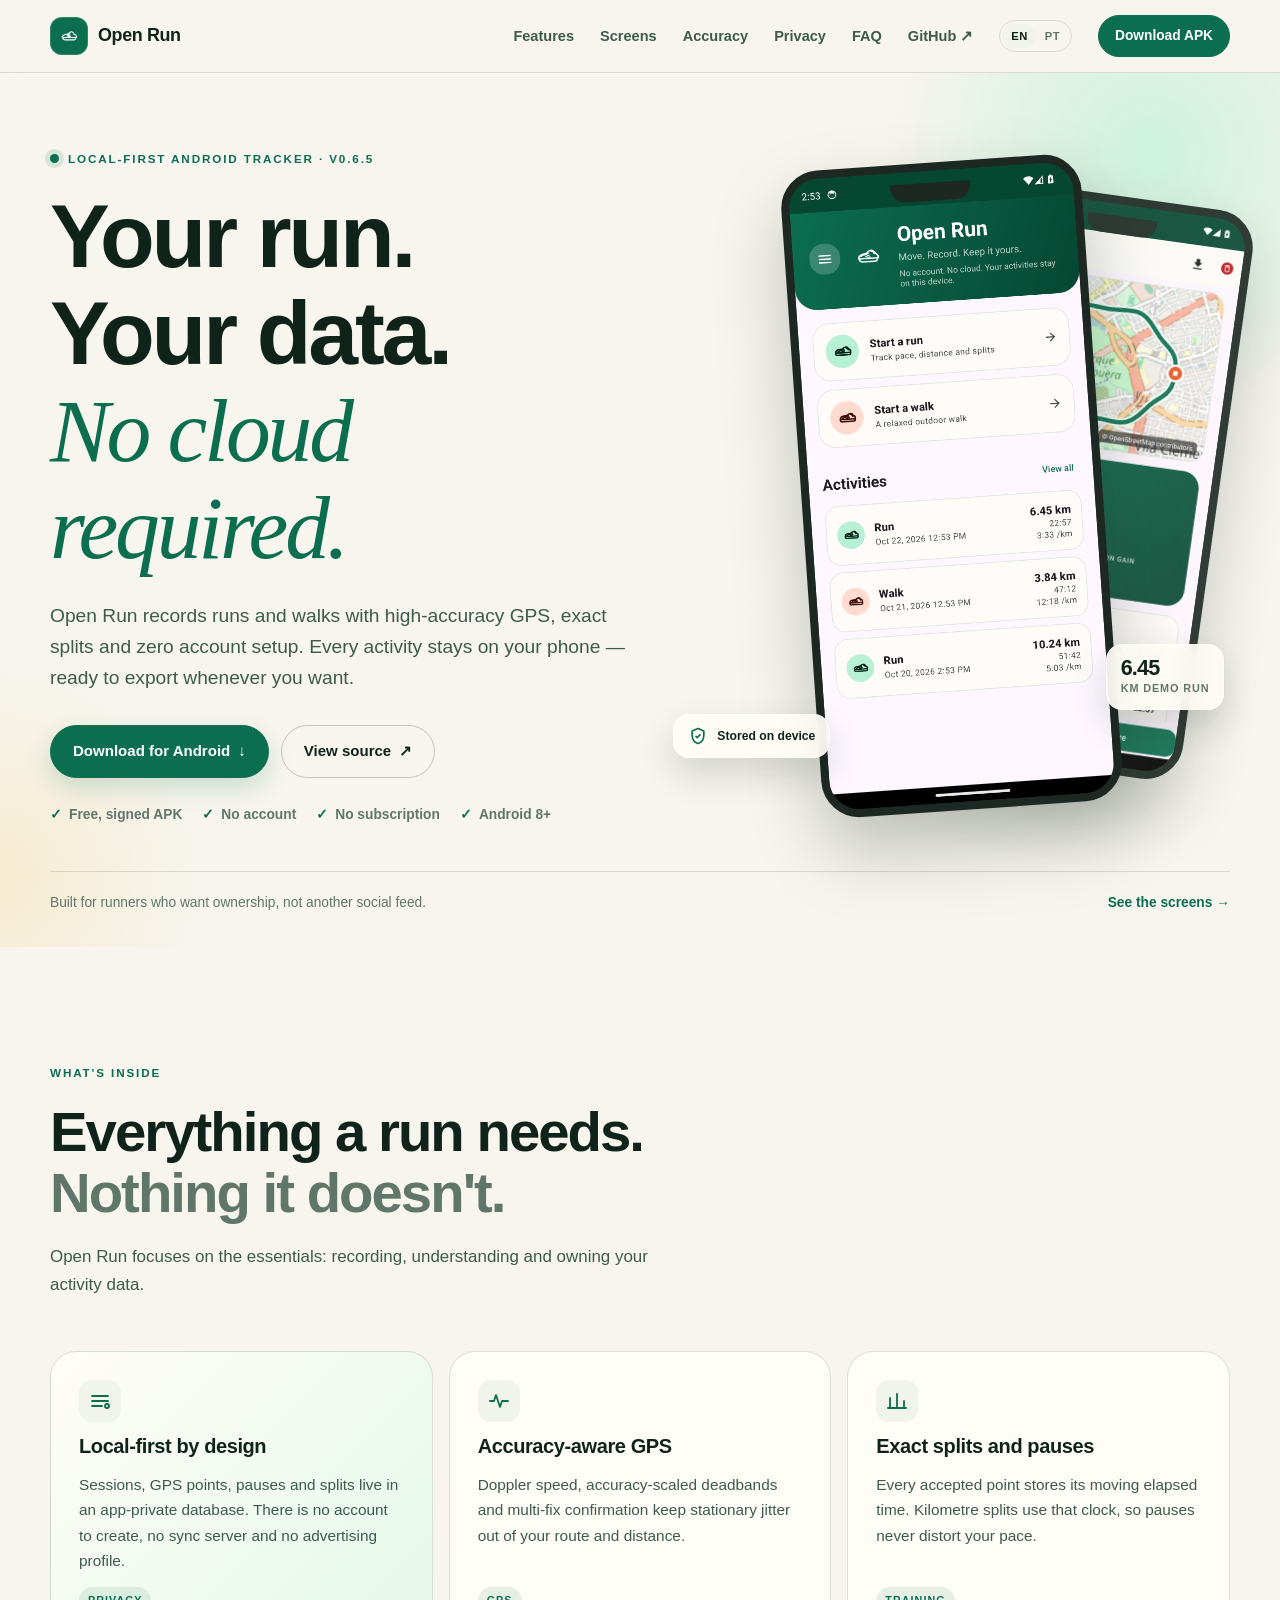
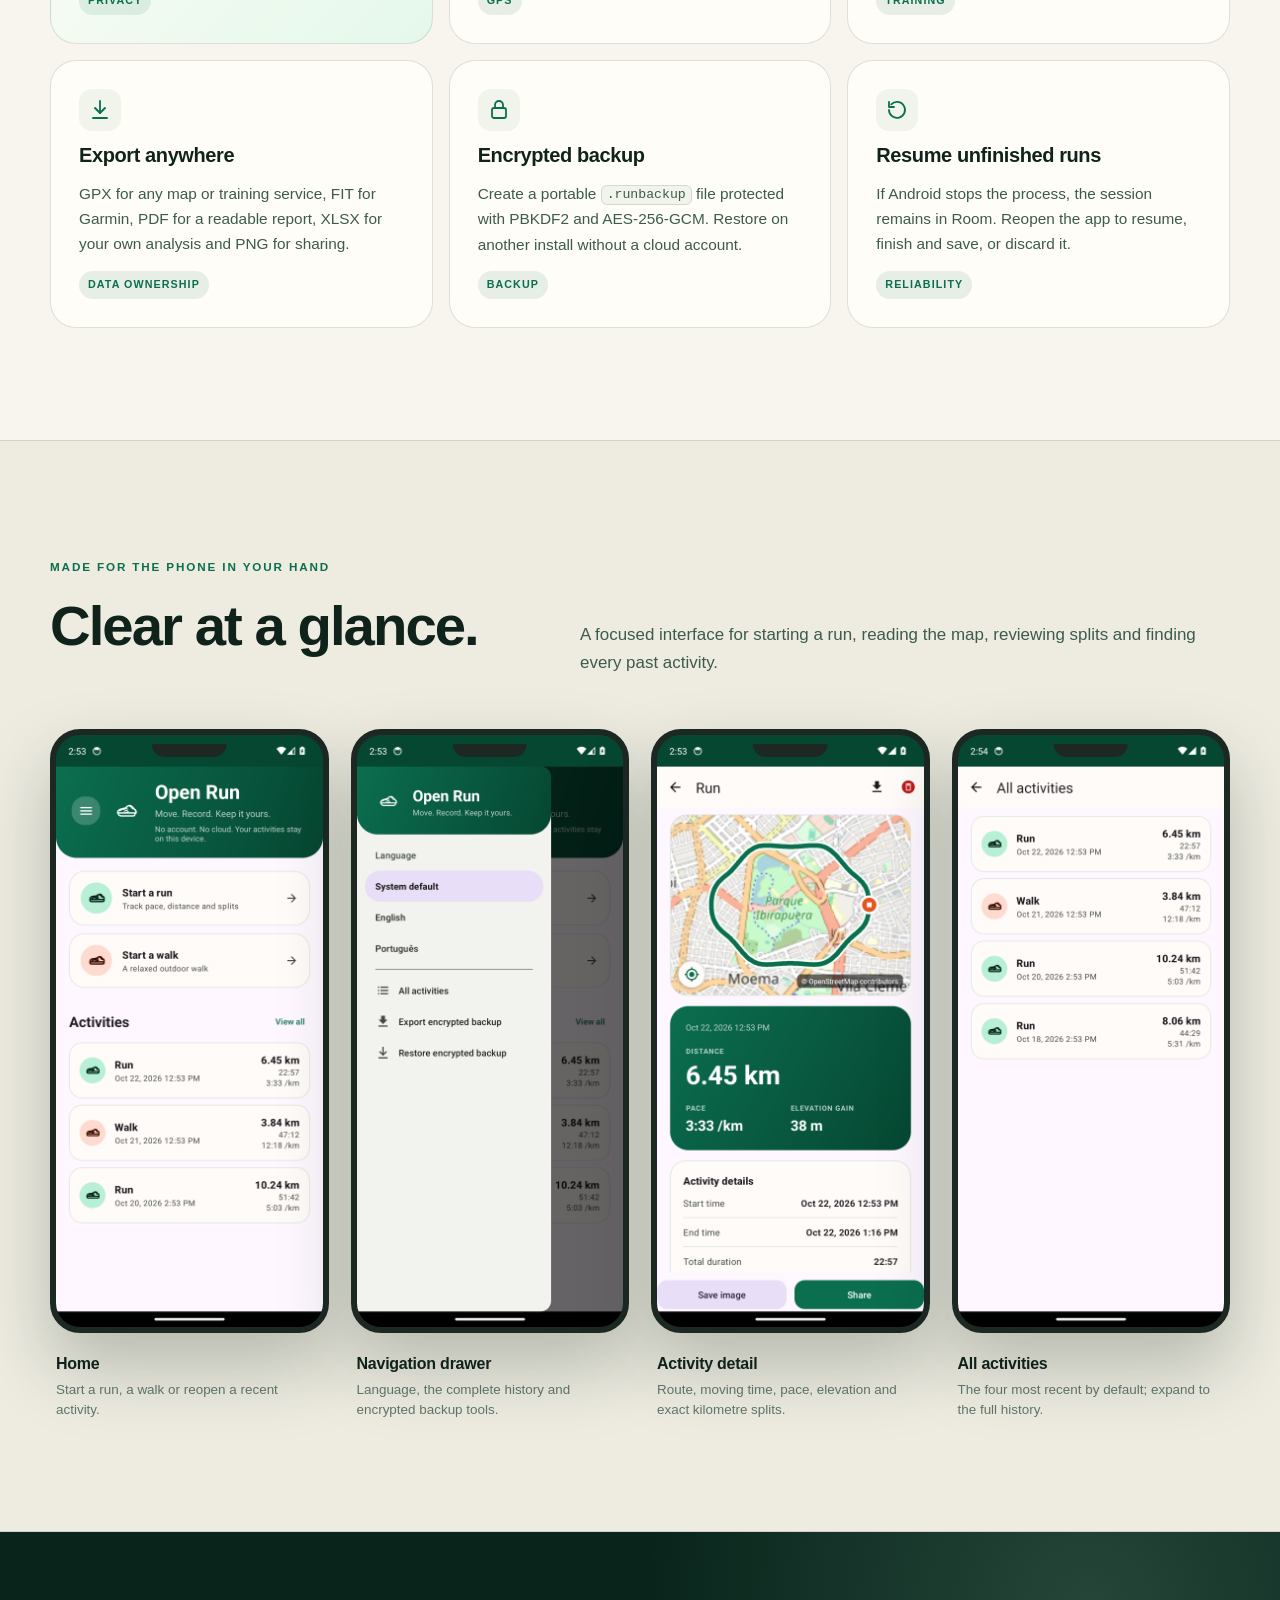
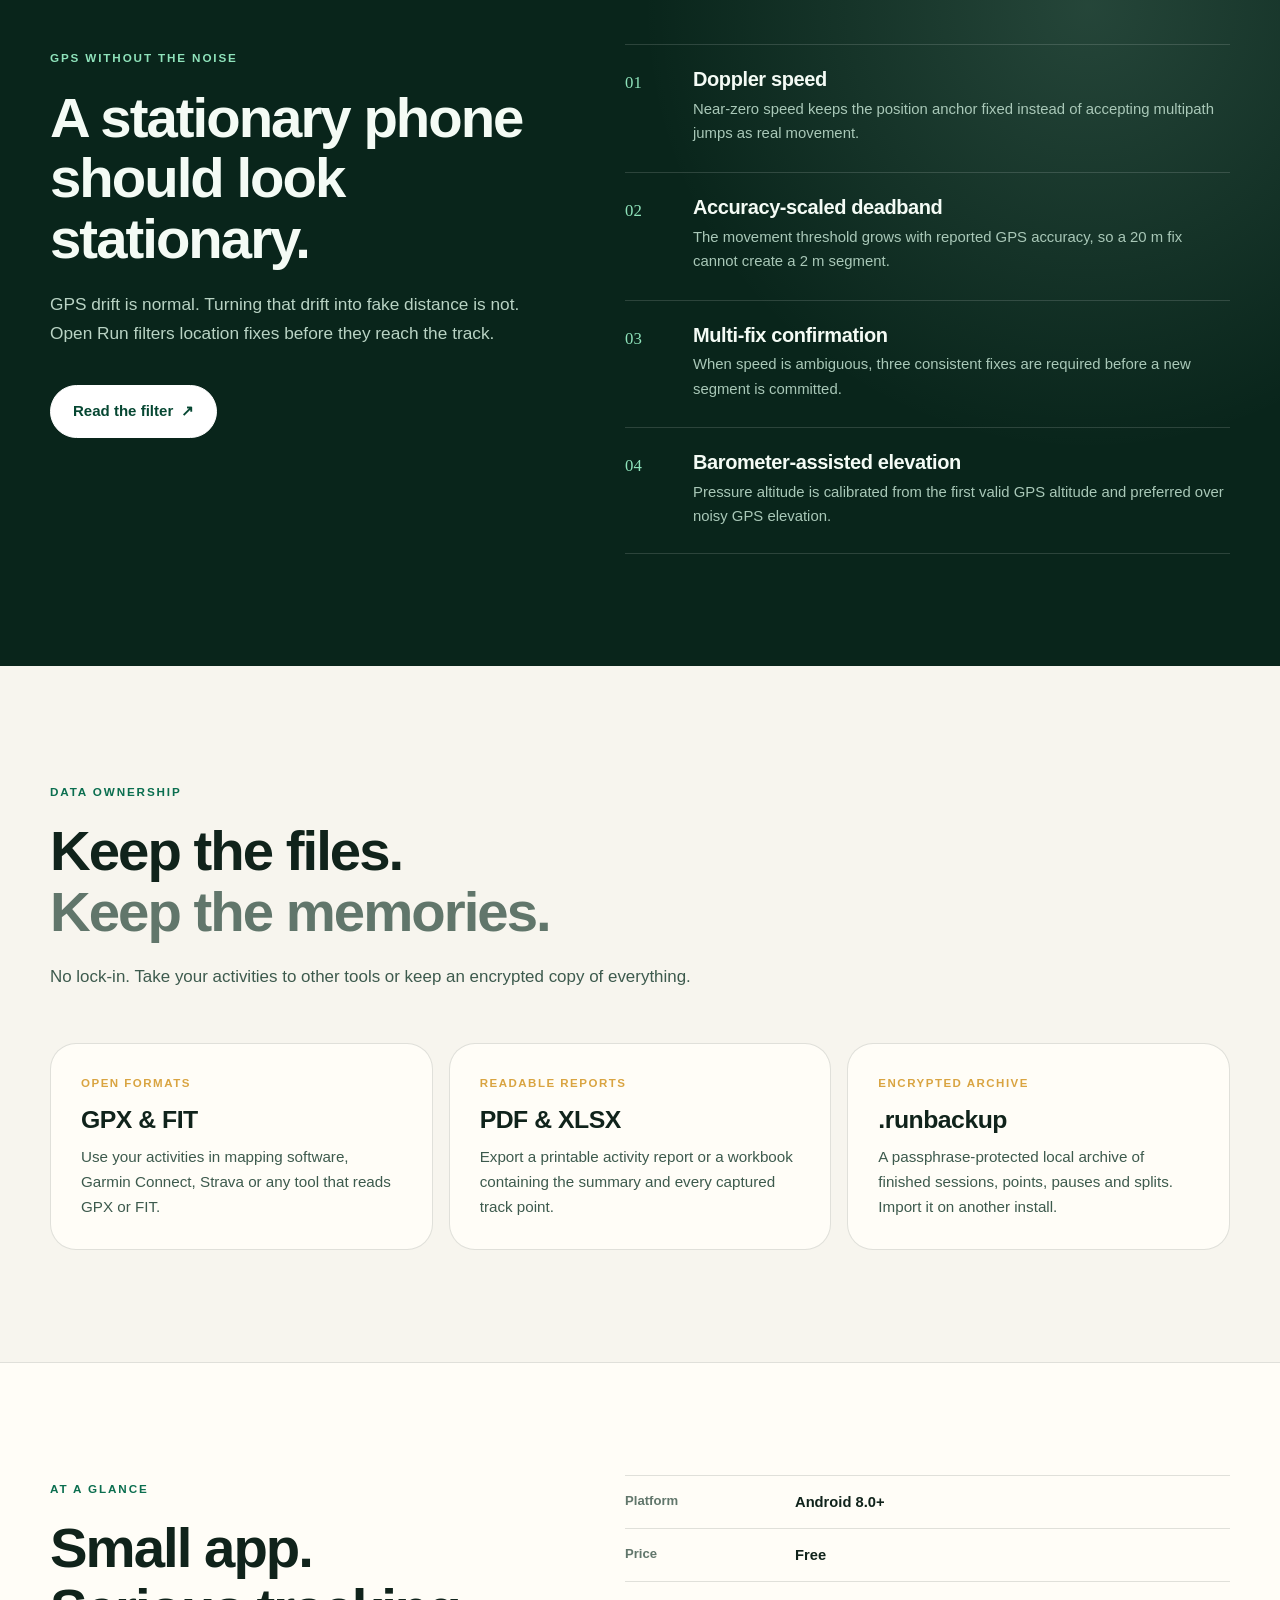
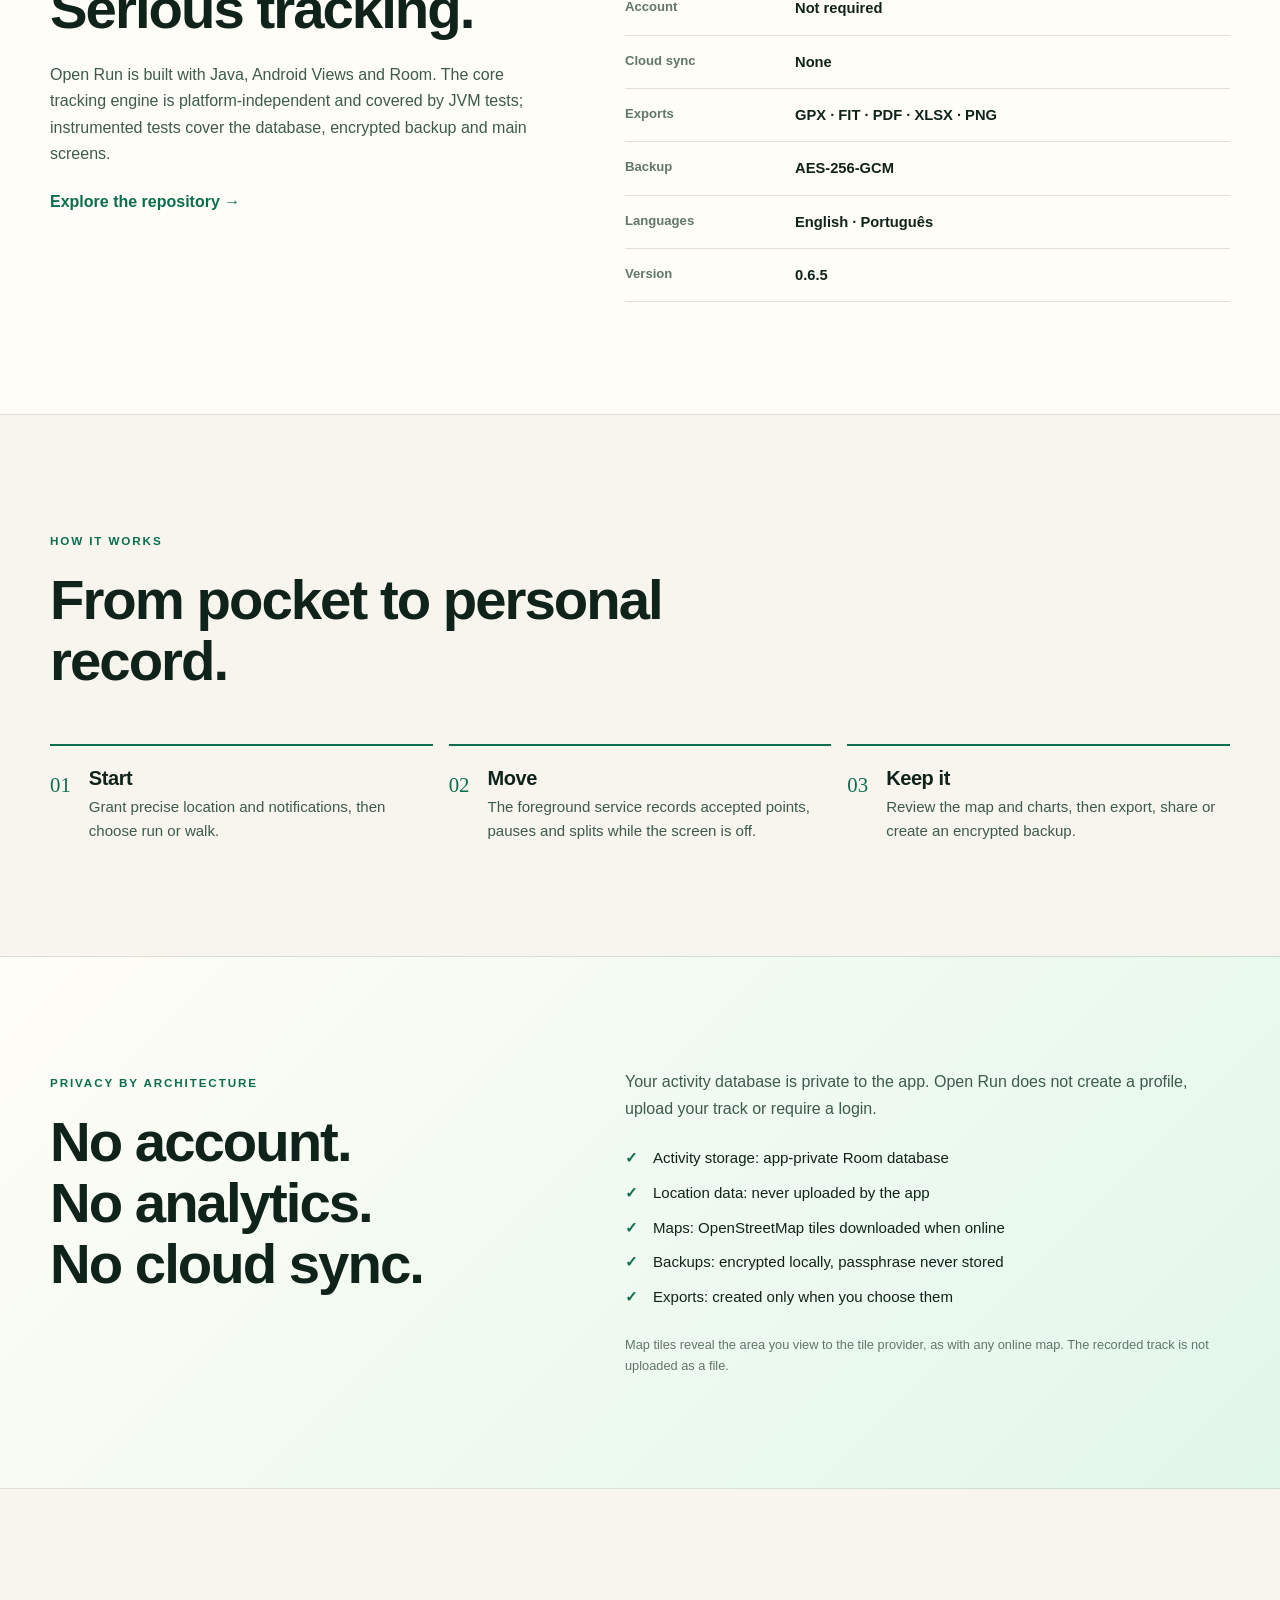
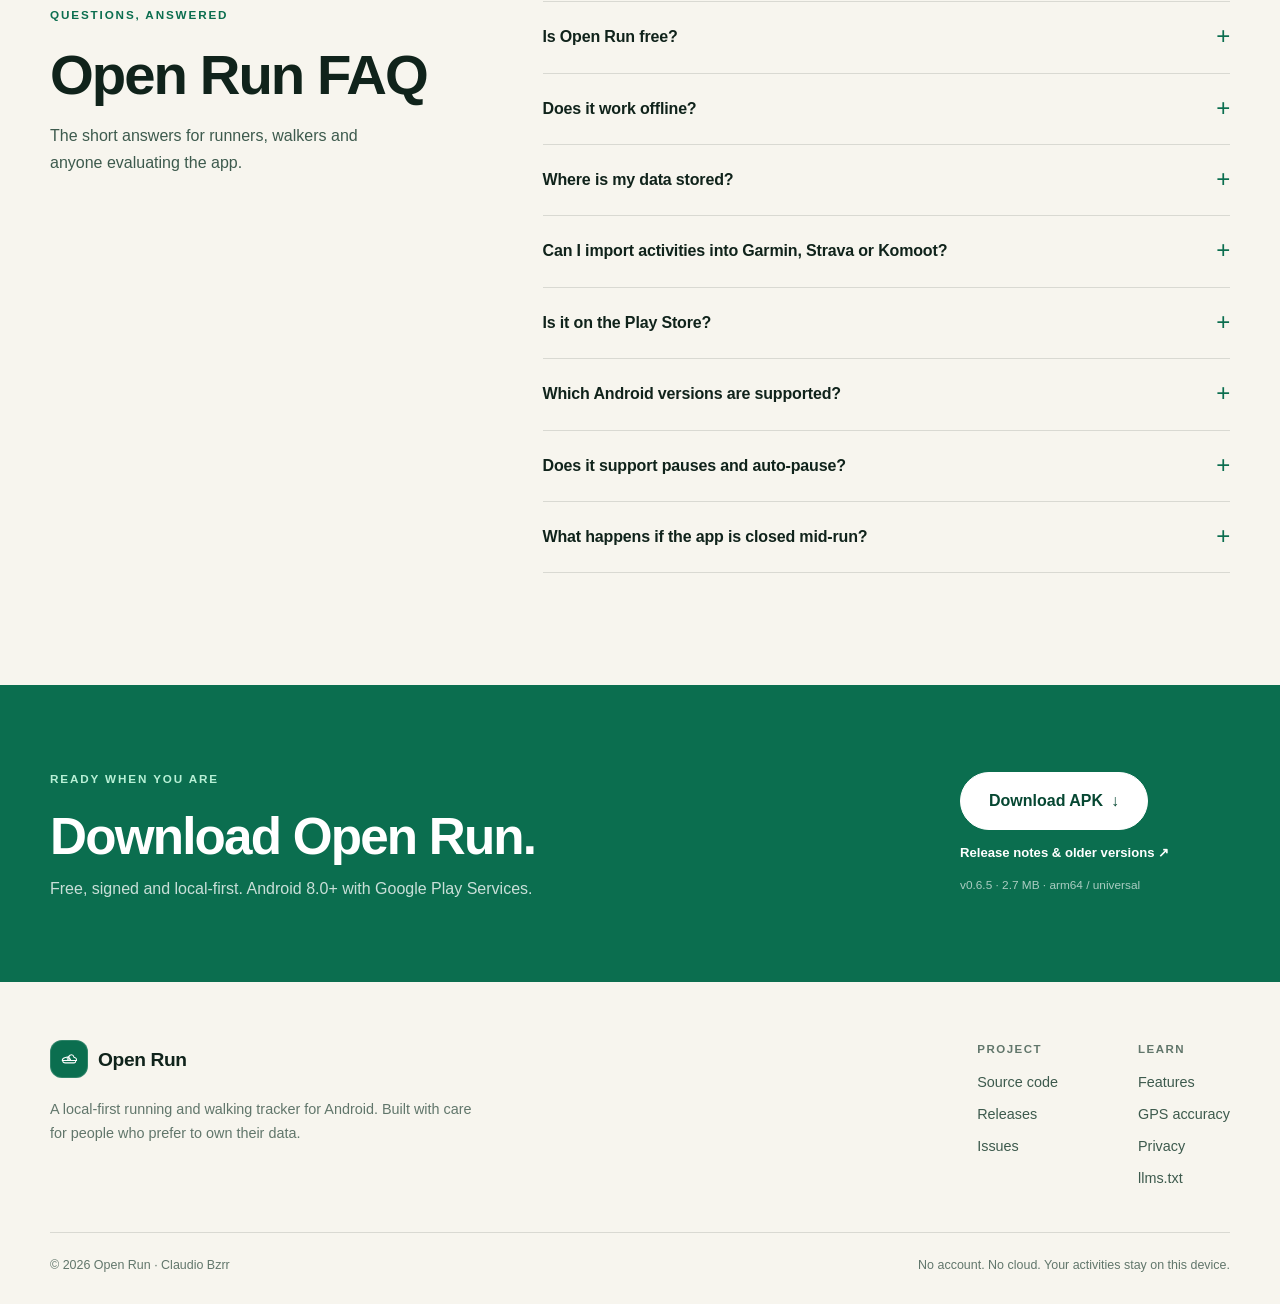
<file: docs/index.html>
<!doctype html>
<html lang="en">
<head>
  <meta charset="utf-8">
  <meta name="viewport" content="width=device-width, initial-scale=1">
  <title>Open Run — Local-first GPS running & walking tracker for Android</title>
  <meta name="description" content="Open Run is a free, local-first Android app for running and walking. Accurate GPS tracks, exact splits, session recovery, GPX/FIT export and encrypted backups. No account, no cloud, no subscription.">
  <meta name="author" content="Claudio Bzrr">
  <meta name="theme-color" content="#0b6e4f">
  <link rel="canonical" href="https://claudiobzrr.github.io/open-run/">
  <link rel="alternate" hreflang="en" href="https://claudiobzrr.github.io/open-run/">
  <link rel="alternate" hreflang="pt-BR" href="https://claudiobzrr.github.io/open-run/pt/">
  <link rel="alternate" hreflang="x-default" href="https://claudiobzrr.github.io/open-run/">
  <link rel="icon" href="assets/favicon.svg" type="image/svg+xml">
  <link rel="manifest" href="site.webmanifest">
  <link rel="stylesheet" href="styles.css">

  <meta property="og:type" content="website">
  <meta property="og:site_name" content="Open Run">
  <meta property="og:locale" content="en_US">
  <meta property="og:locale:alternate" content="pt_BR">
  <meta property="og:title" content="Open Run — Your run. Your data. No cloud required.">
  <meta property="og:description" content="A local-first Android running and walking tracker with accurate GPS, exact splits, GPX/FIT export and encrypted local backups.">
  <meta property="og:url" content="https://claudiobzrr.github.io/open-run/">
  <meta property="og:image" content="https://claudiobzrr.github.io/open-run/assets/og-image.png">
  <meta property="og:image:width" content="1200">
  <meta property="og:image:height" content="630">
  <meta property="og:image:alt" content="Open Run app screens on a green background">
  <meta name="twitter:card" content="summary_large_image">
  <meta name="twitter:title" content="Open Run — Local-first running & walking tracker">
  <meta name="twitter:description" content="Accurate GPS, exact splits, encrypted backups and no account. Free Android app.">
  <meta name="twitter:image" content="https://claudiobzrr.github.io/open-run/assets/og-image.png">

  <script type="application/ld+json">
  {
    "@context": "https://schema.org",
    "@type": "SoftwareApplication",
    "name": "Open Run",
    "alternateName": "Open Run Android running tracker",
    "description": "Open Run is a free, local-first Android app for recording runs and walks. It stores activities on the device, supports exact pauses and splits, GPX/FIT/PDF/XLSX exports, encrypted .runbackup files and unfinished-session recovery.",
    "applicationCategory": "HealthApplication",
    "applicationSubCategory": "Running and walking tracker",
    "operatingSystem": "Android 8.0 or newer",
    "softwareVersion": "0.6.5",
    "datePublished": "2026-01-01",
    "dateModified": "2026-10-24",
    "downloadUrl": "https://github.com/ClaudioBzrr/open-run/releases/latest/download/app-release.apk",
    "installUrl": "https://github.com/ClaudioBzrr/open-run/releases/latest/download/app-release.apk",
    "codeRepository": "https://github.com/ClaudioBzrr/open-run",
    "url": "https://claudiobzrr.github.io/open-run/",
    "image": "https://claudiobzrr.github.io/open-run/assets/og-image.png",
    "author": {
      "@type": "Person",
      "name": "Claudio Bzrr",
      "url": "https://github.com/ClaudioBzrr"
    },
    "offers": {
      "@type": "Offer",
      "price": "0",
      "priceCurrency": "BRL",
      "availability": "https://schema.org/InStock"
    },
    "featureList": [
      "Local-first GPS running and walking tracker",
      "Doppler and barometer-assisted tracking",
      "Exact pauses and kilometre splits",
      "GPX, FIT, PDF and XLSX export",
      "Encrypted local .runbackup files",
      "Unfinished session recovery",
      "English and Portuguese interface",
      "No account and no subscription"
    ],
    "inLanguage": ["en", "pt-BR"]
  }
  </script>
  <script type="application/ld+json">
  {
    "@context": "https://schema.org",
    "@type": "FAQPage",
    "mainEntity": [
      {
        "@type": "Question",
        "name": "Is Open Run free?",
        "acceptedAnswer": {
          "@type": "Answer",
          "text": "Yes. Open Run is a free Android app with no account, subscription or ads. You can download the signed APK from GitHub Releases."
        }
      },
      {
        "@type": "Question",
        "name": "Does Open Run work offline?",
        "acceptedAnswer": {
          "@type": "Answer",
          "text": "Recording, history, splits, backup and exports work offline. The activity map and share card download OpenStreetMap tiles when an internet connection is available."
        }
      },
      {
        "@type": "Question",
        "name": "Where is my activity data stored?",
        "acceptedAnswer": {
          "@type": "Answer",
          "text": "Sessions, GPS points, pauses and splits are stored in an app-private Room database on the Android device. Open Run has no account or cloud sync. Exported GPX, FIT, PDF, XLSX and .runbackup files are created only when you choose to export them."
        }
      },
      {
        "@type": "Question",
        "name": "Can I export activities to Garmin, Strava or other apps?",
        "acceptedAnswer": {
          "@type": "Answer",
          "text": "Yes. Open Run exports GPX 1.1 and Garmin FIT files, plus PDF reports, Excel workbooks and PNG share cards. GPX and FIT files can be imported by services that support those formats."
        }
      },
      {
        "@type": "Question",
        "name": "Is Open Run on the Google Play Store?",
        "acceptedAnswer": {
          "@type": "Answer",
          "text": "Not yet. Open Run is distributed as a signed APK through GitHub Releases."
        }
      },
      {
        "@type": "Question",
        "name": "What Android version is required?",
        "acceptedAnswer": {
          "@type": "Answer",
          "text": "Open Run requires Android 8.0 (API 26) or newer and Google Play Services for high-accuracy fused location."
        }
      }
    ]
  }
  </script>
  <script type="application/ld+json">
  {
    "@context": "https://schema.org",
    "@type": "BreadcrumbList",
    "itemListElement": [
      {
        "@type": "ListItem",
        "position": 1,
        "name": "Open Run",
        "item": "https://claudiobzrr.github.io/open-run/"
      }
    ]
  }
  </script>
</head>
<body>
  <a class="skip-link" href="#main">Skip to content</a>

  <header class="site-header">
    <div class="container header-inner">
      <a class="brand" href="#top" aria-label="Open Run home">
        <span class="brand-mark" aria-hidden="true">
          <svg viewBox="0 0 108 108" role="img"><path d="M28 60c0-6 4-10 12-12l12-3c4-5 8-7 12-7 5 0 8 4 9 9l5 2c3 1 5 5 5 8v3H28Z"/><path d="M30 62c0 4 4 7 10 7h34c4 0 6-3 6-7"/><path d="m46 50 10-4M48 55l10-4M50 60l10-4"/></svg>
        </span>
        <span>Open Run</span>
      </a>
      <button class="nav-toggle" type="button" aria-label="Open menu" aria-expanded="false" aria-controls="site-nav">
        <span></span><span></span><span></span>
      </button>
      <nav class="site-nav" id="site-nav" aria-label="Main navigation">
        <a href="#features">Features</a>
        <a href="#screens">Screens</a>
        <a href="#accuracy">Accuracy</a>
        <a href="#privacy">Privacy</a>
        <a href="#faq">FAQ</a>
        <a class="nav-github" href="https://github.com/ClaudioBzrr/open-run" rel="noopener">GitHub <span aria-hidden="true">↗</span></a>
        <div class="lang-switch" aria-label="Language">
          <a href="./" hreflang="en" lang="en" aria-current="page">EN</a>
          <a href="pt/" hreflang="pt-BR" lang="pt-BR">PT</a>
        </div>
        <a class="button button-small" href="https://github.com/ClaudioBzrr/open-run/releases/latest/download/app-release.apk">Download APK</a>
      </nav>
    </div>
  </header>

  <main id="main">
    <section class="hero" id="top">
      <div class="hero-glow hero-glow-one" aria-hidden="true"></div>
      <div class="hero-glow hero-glow-two" aria-hidden="true"></div>
      <div class="container hero-grid">
        <div class="hero-copy">
          <p class="eyebrow"><span class="status-dot" aria-hidden="true"></span> Local-first Android tracker · v0.6.5</p>
          <h1>Your run.<br>Your data.<br><em>No cloud required.</em></h1>
          <p class="lede">Open Run records runs and walks with high-accuracy GPS, exact splits and zero account setup. Every activity stays on your phone — ready to export whenever you want.</p>
          <div class="hero-actions">
            <a class="button" href="https://github.com/ClaudioBzrr/open-run/releases/latest/download/app-release.apk">Download for Android <span aria-hidden="true">↓</span></a>
            <a class="button button-ghost" href="https://github.com/ClaudioBzrr/open-run" rel="noopener">View source <span aria-hidden="true">↗</span></a>
          </div>
          <ul class="trust-list" aria-label="Product highlights">
            <li>Free, signed APK</li>
            <li>No account</li>
            <li>No subscription</li>
            <li>Android 8+</li>
          </ul>
        </div>

        <div class="hero-visual" aria-label="Open Run home and activity detail screens">
          <div class="phone phone-back">
            <img src="assets/screenshots/03-detail.png" alt="Open Run activity detail screen with route map, distance, pace, elevation and activity statistics" width="1080" height="2400" loading="eager">
          </div>
          <div class="phone phone-front">
            <img src="assets/screenshots/01-home.png" alt="Open Run home screen with start run and start walk cards, recent activities and navigation menu" width="1080" height="2400" loading="eager">
          </div>
          <div class="floating-note note-pace" aria-hidden="true">
            <span class="note-value">6.45</span>
            <span class="note-label">km demo run</span>
          </div>
          <div class="floating-note note-local" aria-hidden="true">
            <svg viewBox="0 0 24 24"><path d="M12 3 5 6v5c0 4.6 3 8.6 7 10 4-1.4 7-5.4 7-10V6l-7-3Z"/><path d="m9 12 2 2 4-4"/></svg>
            <span>Stored on device</span>
          </div>
        </div>
      </div>
      <div class="container hero-foot">
        <p>Built for runners who want ownership, not another social feed.</p>
        <a href="#screens">See the screens <span aria-hidden="true">→</span></a>
      </div>
    </section>

    <section class="section" id="features">
      <div class="container">
        <div class="section-heading">
          <p class="eyebrow">What's inside</p>
          <h2>Everything a run needs.<br><span>Nothing it doesn't.</span></h2>
          <p>Open Run focuses on the essentials: recording, understanding and owning your activity data.</p>
        </div>

        <div class="feature-grid">
          <article class="feature-card feature-card-lead">
            <div class="feature-icon" aria-hidden="true">
              <svg viewBox="0 0 24 24"><path d="M4 7h16M4 12h16M4 17h10"/><circle cx="19" cy="17" r="2"/></svg>
            </div>
            <h3>Local-first by design</h3>
            <p>Sessions, GPS points, pauses and splits live in an app-private database. There is no account to create, no sync server and no advertising profile.</p>
            <span class="tag">Privacy</span>
          </article>

          <article class="feature-card">
            <div class="feature-icon" aria-hidden="true">
              <svg viewBox="0 0 24 24"><path d="M3 12h4l2-6 4 12 2-6h6"/></svg>
            </div>
            <h3>Accuracy-aware GPS</h3>
            <p>Doppler speed, accuracy-scaled deadbands and multi-fix confirmation keep stationary jitter out of your route and distance.</p>
            <span class="tag">GPS</span>
          </article>

          <article class="feature-card">
            <div class="feature-icon" aria-hidden="true">
              <svg viewBox="0 0 24 24"><path d="M5 19V9M12 19V5M19 19v-7"/><path d="M3 19h18"/></svg>
            </div>
            <h3>Exact splits and pauses</h3>
            <p>Every accepted point stores its moving elapsed time. Kilometre splits use that clock, so pauses never distort your pace.</p>
            <span class="tag">Training</span>
          </article>

          <article class="feature-card">
            <div class="feature-icon" aria-hidden="true">
              <svg viewBox="0 0 24 24"><path d="M12 3v12"/><path d="m7 10 5 5 5-5"/><path d="M5 20h14"/></svg>
            </div>
            <h3>Export anywhere</h3>
            <p>GPX for any map or training service, FIT for Garmin, PDF for a readable report, XLSX for your own analysis and PNG for sharing.</p>
            <span class="tag">Data ownership</span>
          </article>

          <article class="feature-card">
            <div class="feature-icon" aria-hidden="true">
              <svg viewBox="0 0 24 24"><rect x="5" y="10" width="14" height="10" rx="2"/><path d="M8 10V7a4 4 0 0 1 8 0v3"/></svg>
            </div>
            <h3>Encrypted backup</h3>
            <p>Create a portable <code>.runbackup</code> file protected with PBKDF2 and AES-256-GCM. Restore on another install without a cloud account.</p>
            <span class="tag">Backup</span>
          </article>

          <article class="feature-card">
            <div class="feature-icon" aria-hidden="true">
              <svg viewBox="0 0 24 24"><path d="M4 12a8 8 0 1 0 2.3-5.7"/><path d="M4 4v5h5"/></svg>
            </div>
            <h3>Resume unfinished runs</h3>
            <p>If Android stops the process, the session remains in Room. Reopen the app to resume, finish and save, or discard it.</p>
            <span class="tag">Reliability</span>
          </article>
        </div>
      </div>
    </section>

    <section class="section section-screens" id="screens">
      <div class="container">
        <div class="section-heading section-heading-row">
          <div>
            <p class="eyebrow">Made for the phone in your hand</p>
            <h2>Clear at a glance.</h2>
          </div>
          <p>A focused interface for starting a run, reading the map, reviewing splits and finding every past activity.</p>
        </div>

        <div class="screens-grid">
          <figure class="screen-card">
            <div class="phone phone-small">
              <img src="assets/screenshots/01-home.png" alt="Open Run home screen with the menu button on the left, start run and walk cards, and three recent activities" width="1080" height="2400" loading="lazy">
            </div>
            <figcaption><strong>Home</strong><span>Start a run, a walk or reopen a recent activity.</span></figcaption>
          </figure>
          <figure class="screen-card">
            <div class="phone phone-small">
              <img src="assets/screenshots/02-drawer.png" alt="Open Run navigation drawer with language, all activities and encrypted backup actions" width="1080" height="2400" loading="lazy">
            </div>
            <figcaption><strong>Navigation drawer</strong><span>Language, the complete history and encrypted backup tools.</span></figcaption>
          </figure>
          <figure class="screen-card">
            <div class="phone phone-small">
              <img src="assets/screenshots/03-detail.png" alt="Open Run activity detail with route map, distance, pace, elevation, start and end times" width="1080" height="2400" loading="lazy">
            </div>
            <figcaption><strong>Activity detail</strong><span>Route, moving time, pace, elevation and exact kilometre splits.</span></figcaption>
          </figure>
          <figure class="screen-card">
            <div class="phone phone-small">
              <img src="assets/screenshots/04-all-activities.png" alt="Open Run all activities screen showing the recent four activities with a view all action" width="1080" height="2400" loading="lazy">
            </div>
            <figcaption><strong>All activities</strong><span>The four most recent by default; expand to the full history.</span></figcaption>
          </figure>
        </div>
      </div>
    </section>

    <section class="section section-dark" id="accuracy">
      <div class="container split-grid">
        <div>
          <p class="eyebrow eyebrow-light">GPS without the noise</p>
          <h2>A stationary phone<br>should look stationary.</h2>
          <p class="lede-light">GPS drift is normal. Turning that drift into fake distance is not. Open Run filters location fixes before they reach the track.</p>
          <a class="button button-light" href="https://github.com/ClaudioBzrr/open-run/blob/main/core/src/main/java/com/openrun/core/stats/TrackFilter.java" rel="noopener">Read the filter <span aria-hidden="true">↗</span></a>
        </div>
        <div class="accuracy-list">
          <div class="accuracy-item">
            <span class="accuracy-number">01</span>
            <div><h3>Doppler speed</h3><p>Near-zero speed keeps the position anchor fixed instead of accepting multipath jumps as real movement.</p></div>
          </div>
          <div class="accuracy-item">
            <span class="accuracy-number">02</span>
            <div><h3>Accuracy-scaled deadband</h3><p>The movement threshold grows with reported GPS accuracy, so a 20 m fix cannot create a 2 m segment.</p></div>
          </div>
          <div class="accuracy-item">
            <span class="accuracy-number">03</span>
            <div><h3>Multi-fix confirmation</h3><p>When speed is ambiguous, three consistent fixes are required before a new segment is committed.</p></div>
          </div>
          <div class="accuracy-item">
            <span class="accuracy-number">04</span>
            <div><h3>Barometer-assisted elevation</h3><p>Pressure altitude is calibrated from the first valid GPS altitude and preferred over noisy GPS elevation.</p></div>
          </div>
        </div>
      </div>
    </section>

    <section class="section" id="data">
      <div class="container">
        <div class="section-heading">
          <p class="eyebrow">Data ownership</p>
          <h2>Keep the files.<br><span>Keep the memories.</span></h2>
          <p>No lock-in. Take your activities to other tools or keep an encrypted copy of everything.</p>
        </div>
        <div class="data-grid">
          <article class="data-card">
            <p class="data-kicker">Open formats</p>
            <h3>GPX &amp; FIT</h3>
            <p>Use your activities in mapping software, Garmin Connect, Strava or any tool that reads GPX or FIT.</p>
          </article>
          <article class="data-card">
            <p class="data-kicker">Readable reports</p>
            <h3>PDF &amp; XLSX</h3>
            <p>Export a printable activity report or a workbook containing the summary and every captured track point.</p>
          </article>
          <article class="data-card">
            <p class="data-kicker">Encrypted archive</p>
            <h3>.runbackup</h3>
            <p>A passphrase-protected local archive of finished sessions, points, pauses and splits. Import it on another install.</p>
          </article>
        </div>
      </div>
    </section>

    <section class="section section-glance" id="glance">
      <div class="container glance-grid">
        <div>
          <p class="eyebrow">At a glance</p>
          <h2>Small app.<br>Serious tracking.</h2>
          <p class="glance-copy">Open Run is built with Java, Android Views and Room. The core tracking engine is platform-independent and covered by JVM tests; instrumented tests cover the database, encrypted backup and main screens.</p>
          <a class="text-link" href="https://github.com/ClaudioBzrr/open-run" rel="noopener">Explore the repository <span aria-hidden="true">→</span></a>
        </div>
        <dl class="fact-list">
          <div><dt>Platform</dt><dd>Android 8.0+</dd></div>
          <div><dt>Price</dt><dd>Free</dd></div>
          <div><dt>Account</dt><dd>Not required</dd></div>
          <div><dt>Cloud sync</dt><dd>None</dd></div>
          <div><dt>Exports</dt><dd>GPX · FIT · PDF · XLSX · PNG</dd></div>
          <div><dt>Backup</dt><dd>AES-256-GCM</dd></div>
          <div><dt>Languages</dt><dd>English · Português</dd></div>
          <div><dt>Version</dt><dd>0.6.5</dd></div>
        </dl>
      </div>
    </section>

    <section class="section" id="how">
      <div class="container">
        <div class="section-heading">
          <p class="eyebrow">How it works</p>
          <h2>From pocket to personal record.</h2>
        </div>
        <ol class="steps">
          <li><span>01</span><div><h3>Start</h3><p>Grant precise location and notifications, then choose run or walk.</p></div></li>
          <li><span>02</span><div><h3>Move</h3><p>The foreground service records accepted points, pauses and splits while the screen is off.</p></div></li>
          <li><span>03</span><div><h3>Keep it</h3><p>Review the map and charts, then export, share or create an encrypted backup.</p></div></li>
        </ol>
      </div>
    </section>

    <section class="section section-privacy" id="privacy">
      <div class="container split-grid">
        <div>
          <p class="eyebrow">Privacy by architecture</p>
          <h2>No account.<br>No analytics.<br>No cloud sync.</h2>
        </div>
        <div class="privacy-copy">
          <p>Your activity database is private to the app. Open Run does not create a profile, upload your track or require a login.</p>
          <ul class="check-list">
            <li>Activity storage: app-private Room database</li>
            <li>Location data: never uploaded by the app</li>
            <li>Maps: OpenStreetMap tiles downloaded when online</li>
            <li>Backups: encrypted locally, passphrase never stored</li>
            <li>Exports: created only when you choose them</li>
          </ul>
          <p class="small-print">Map tiles reveal the area you view to the tile provider, as with any online map. The recorded track is not uploaded as a file.</p>
        </div>
      </div>
    </section>

    <section class="section" id="faq">
      <div class="container faq-layout">
        <div>
          <p class="eyebrow">Questions, answered</p>
          <h2>Open Run FAQ</h2>
          <p class="faq-intro">The short answers for runners, walkers and anyone evaluating the app.</p>
        </div>
        <div class="faq-list">
          <details>
            <summary>Is Open Run free?</summary>
            <p>Yes. There is no account, subscription or advertising SDK. Download the signed APK directly from GitHub Releases.</p>
          </details>
          <details>
            <summary>Does it work offline?</summary>
            <p>Recording, history, splits, backups and exports work offline. Map tiles and the share-card map background need an internet connection; without them, the route is drawn on a clean background.</p>
          </details>
          <details>
            <summary>Where is my data stored?</summary>
            <p>Sessions, points, pauses and splits are stored in an app-private Room database on the device. Open Run has no cloud sync. GPX, FIT, PDF, XLSX and .runbackup files are created only when you export them.</p>
          </details>
          <details>
            <summary>Can I import activities into Garmin, Strava or Komoot?</summary>
            <p>Open Run exports standard GPX 1.1 and Garmin FIT files. Any service that supports those formats can import them.</p>
          </details>
          <details>
            <summary>Is it on the Play Store?</summary>
            <p>Not yet. Releases are distributed as signed APKs on GitHub. Android may ask you to allow installation from your browser or file manager the first time.</p>
          </details>
          <details>
            <summary>Which Android versions are supported?</summary>
            <p>Android 8.0 (API 26) or newer. Google Play Services is required for high-accuracy fused location; maps use OpenStreetMap tiles and do not need a Google Maps API key.</p>
          </details>
          <details>
            <summary>Does it support pauses and auto-pause?</summary>
            <p>Manual pause and resume are supported and pauses are persisted exactly. Automatic pause exists in the tracking engine but is disabled by default in this release.</p>
          </details>
          <details>
            <summary>What happens if the app is closed mid-run?</summary>
            <p>The unfinished session remains in the local database. Reopening the app offers Resume, Finish and save, or Discard. Resume restores points, pauses, distance and splits.</p>
          </details>
        </div>
      </div>
    </section>

    <section class="download" id="download">
      <div class="container download-inner">
        <div>
          <p class="eyebrow eyebrow-light">Ready when you are</p>
          <h2>Download Open Run.</h2>
          <p>Free, signed and local-first. Android 8.0+ with Google Play Services.</p>
        </div>
        <div class="download-actions">
          <a class="button button-light button-large" href="https://github.com/ClaudioBzrr/open-run/releases/latest/download/app-release.apk">Download APK <span aria-hidden="true">↓</span></a>
          <a class="download-link" href="https://github.com/ClaudioBzrr/open-run/releases" rel="noopener">Release notes &amp; older versions <span aria-hidden="true">↗</span></a>
          <span class="download-meta">v0.6.5 · 2.7 MB · arm64 / universal</span>
        </div>
      </div>
    </section>
  </main>

  <footer class="site-footer">
    <div class="container footer-grid">
      <div>
        <a class="brand brand-footer" href="#top">
          <span class="brand-mark" aria-hidden="true">
            <svg viewBox="0 0 108 108" role="img"><path d="M28 60c0-6 4-10 12-12l12-3c4-5 8-7 12-7 5 0 8 4 9 9l5 2c3 1 5 5 5 8v3H28Z"/><path d="M30 62c0 4 4 7 10 7h34c4 0 6-3 6-7"/><path d="m46 50 10-4M48 55l10-4M50 60l10-4"/></svg>
          </span>
          <span>Open Run</span>
        </a>
        <p class="footer-note">A local-first running and walking tracker for Android. Built with care for people who prefer to own their data.</p>
      </div>
      <div class="footer-links">
        <div><strong>Project</strong><a href="https://github.com/ClaudioBzrr/open-run" rel="noopener">Source code</a><a href="https://github.com/ClaudioBzrr/open-run/releases" rel="noopener">Releases</a><a href="https://github.com/ClaudioBzrr/open-run/issues" rel="noopener">Issues</a></div>
        <div><strong>Learn</strong><a href="#features">Features</a><a href="#accuracy">GPS accuracy</a><a href="#privacy">Privacy</a><a href="llms.txt">llms.txt</a></div>
      </div>
    </div>
    <div class="container footer-bottom">
      <p>© <span data-year>2026</span> Open Run · Claudio Bzrr</p>
      <p>No account. No cloud. Your activities stay on this device.</p>
    </div>
  </footer>

  <script src="script.js" defer></script>
</body>
</html>
</file>
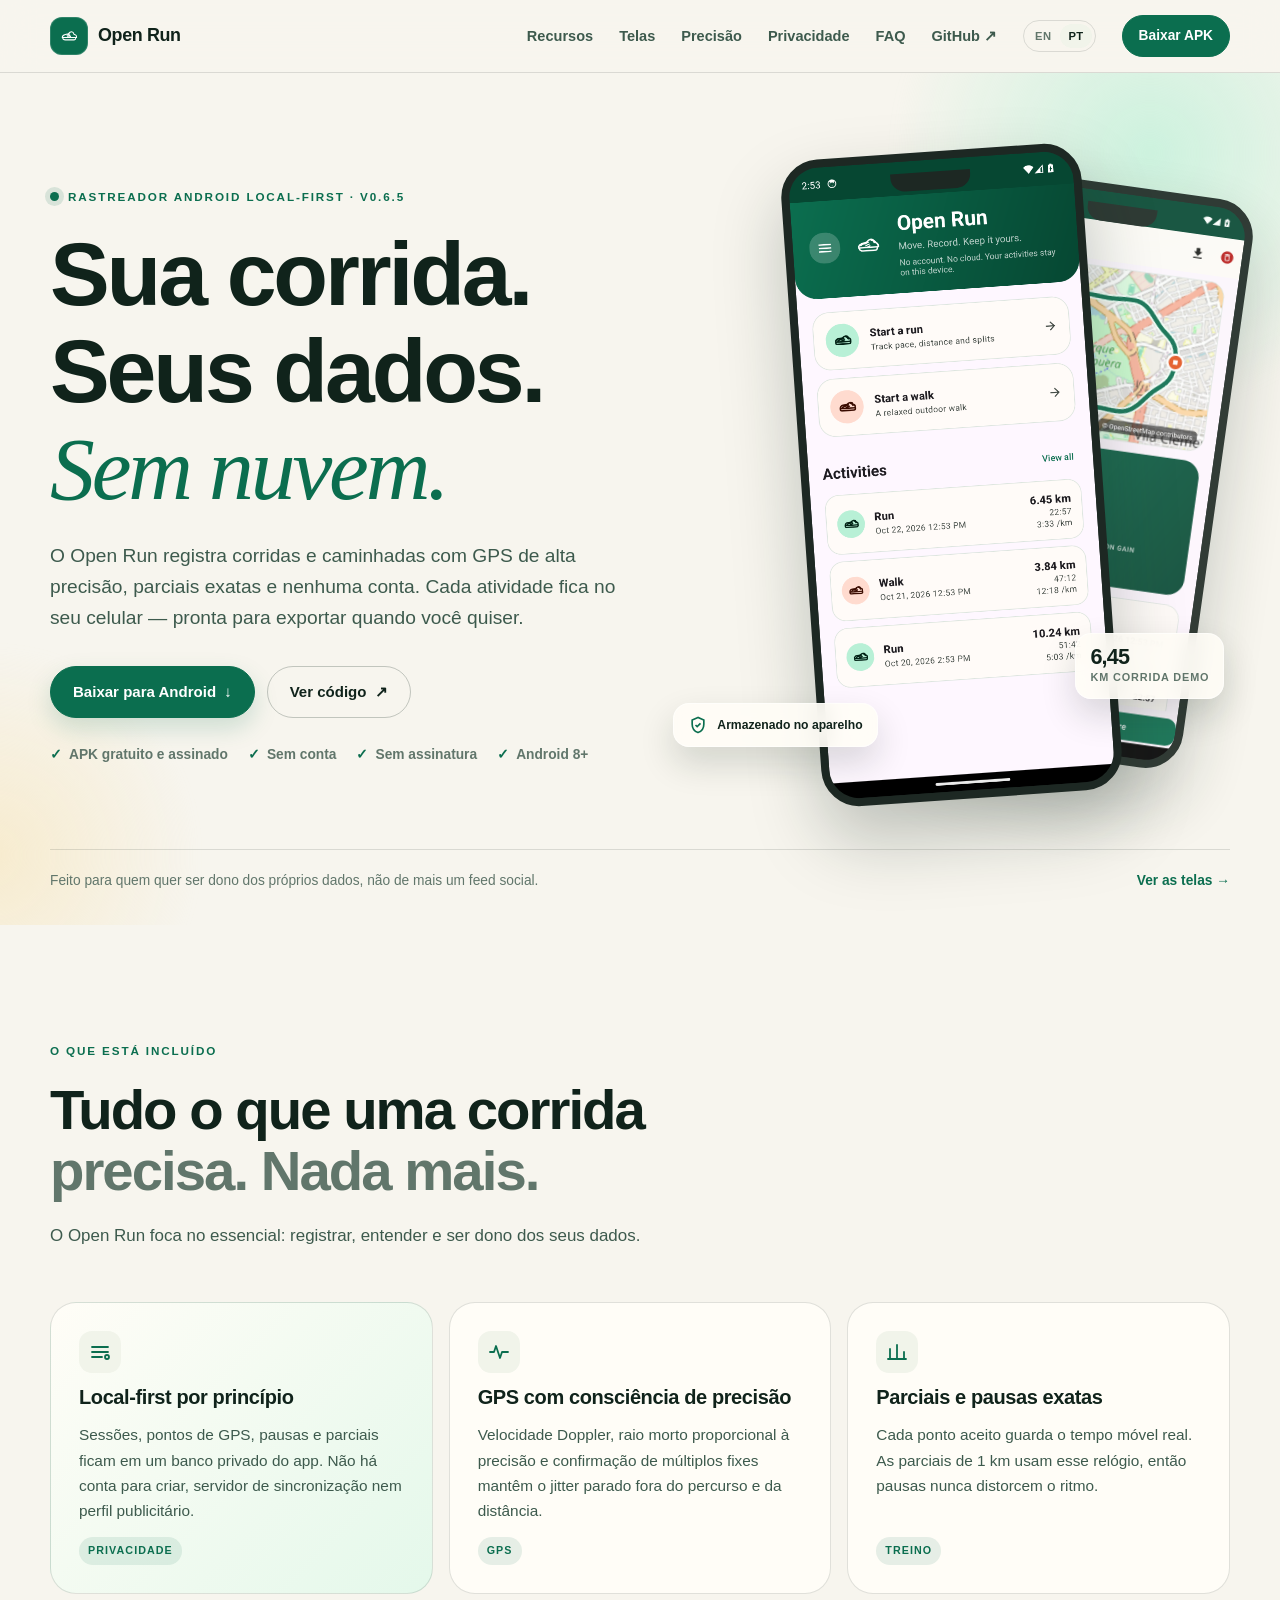
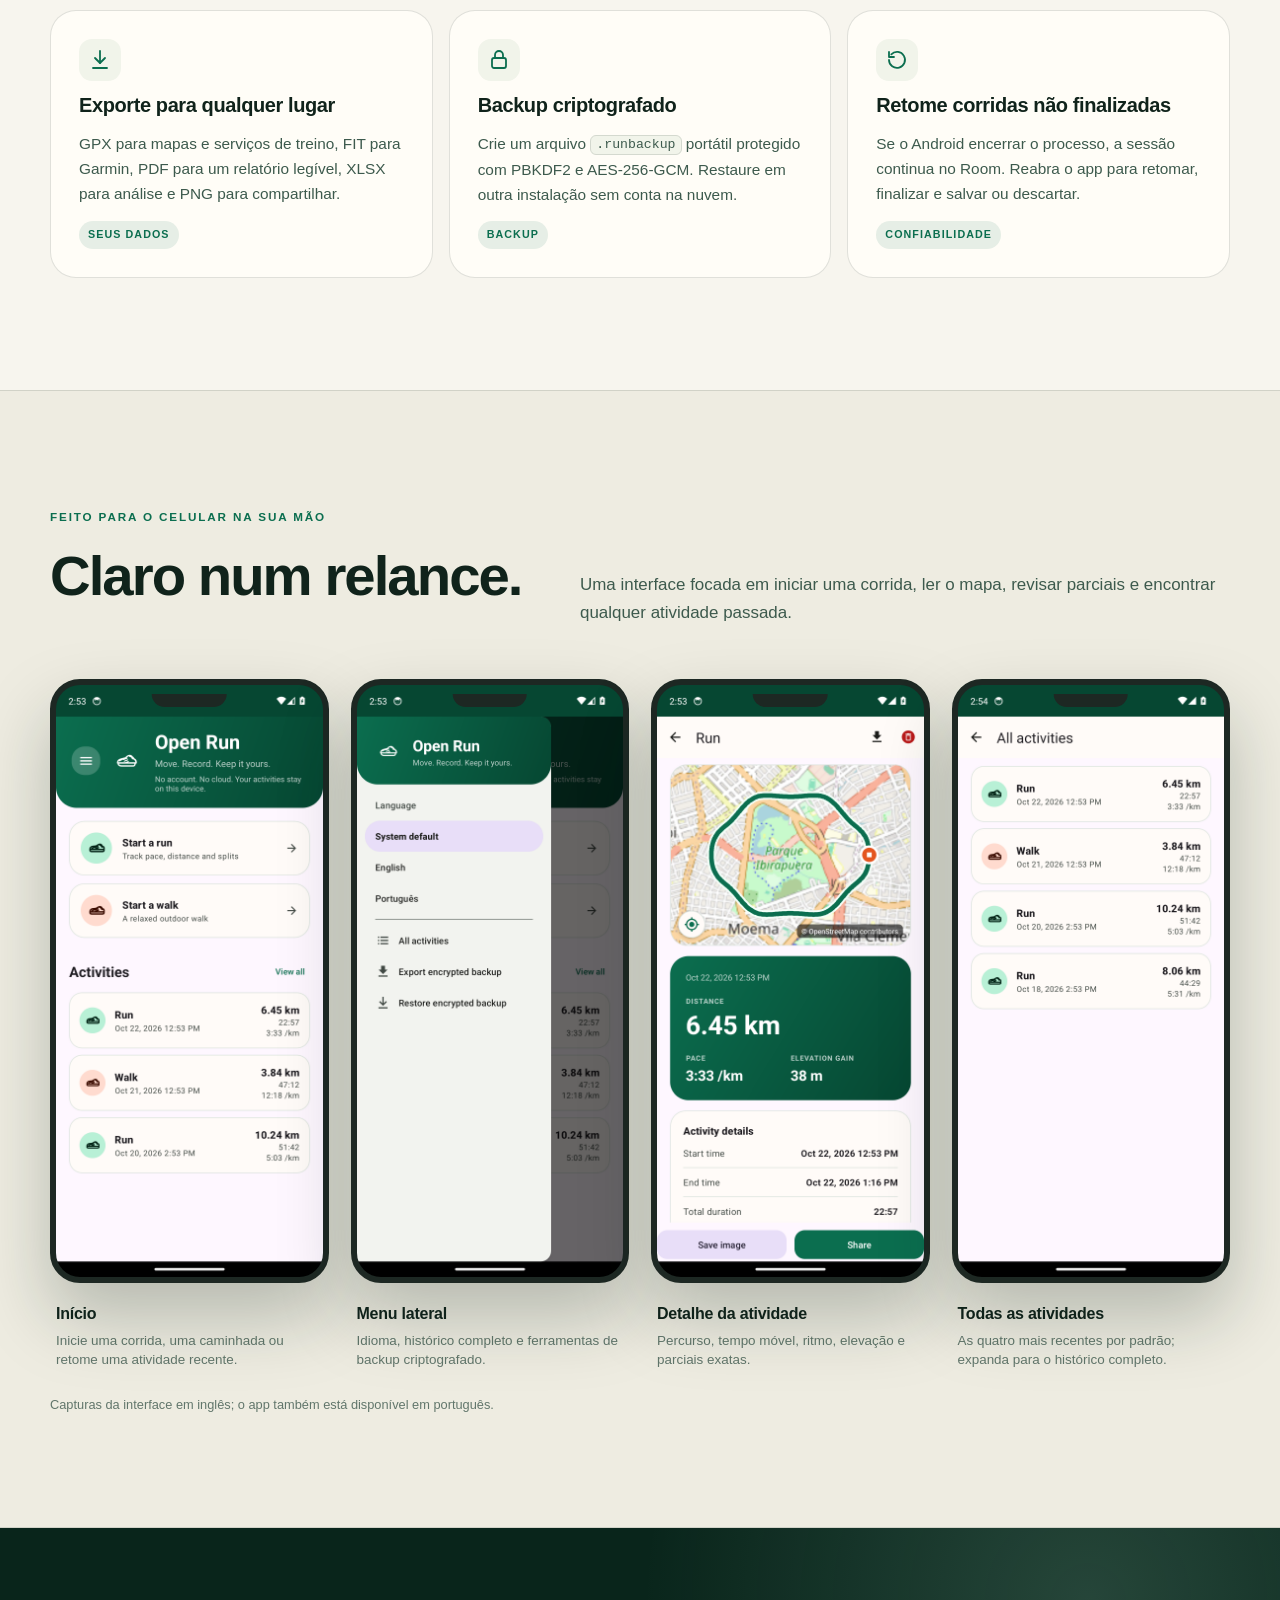
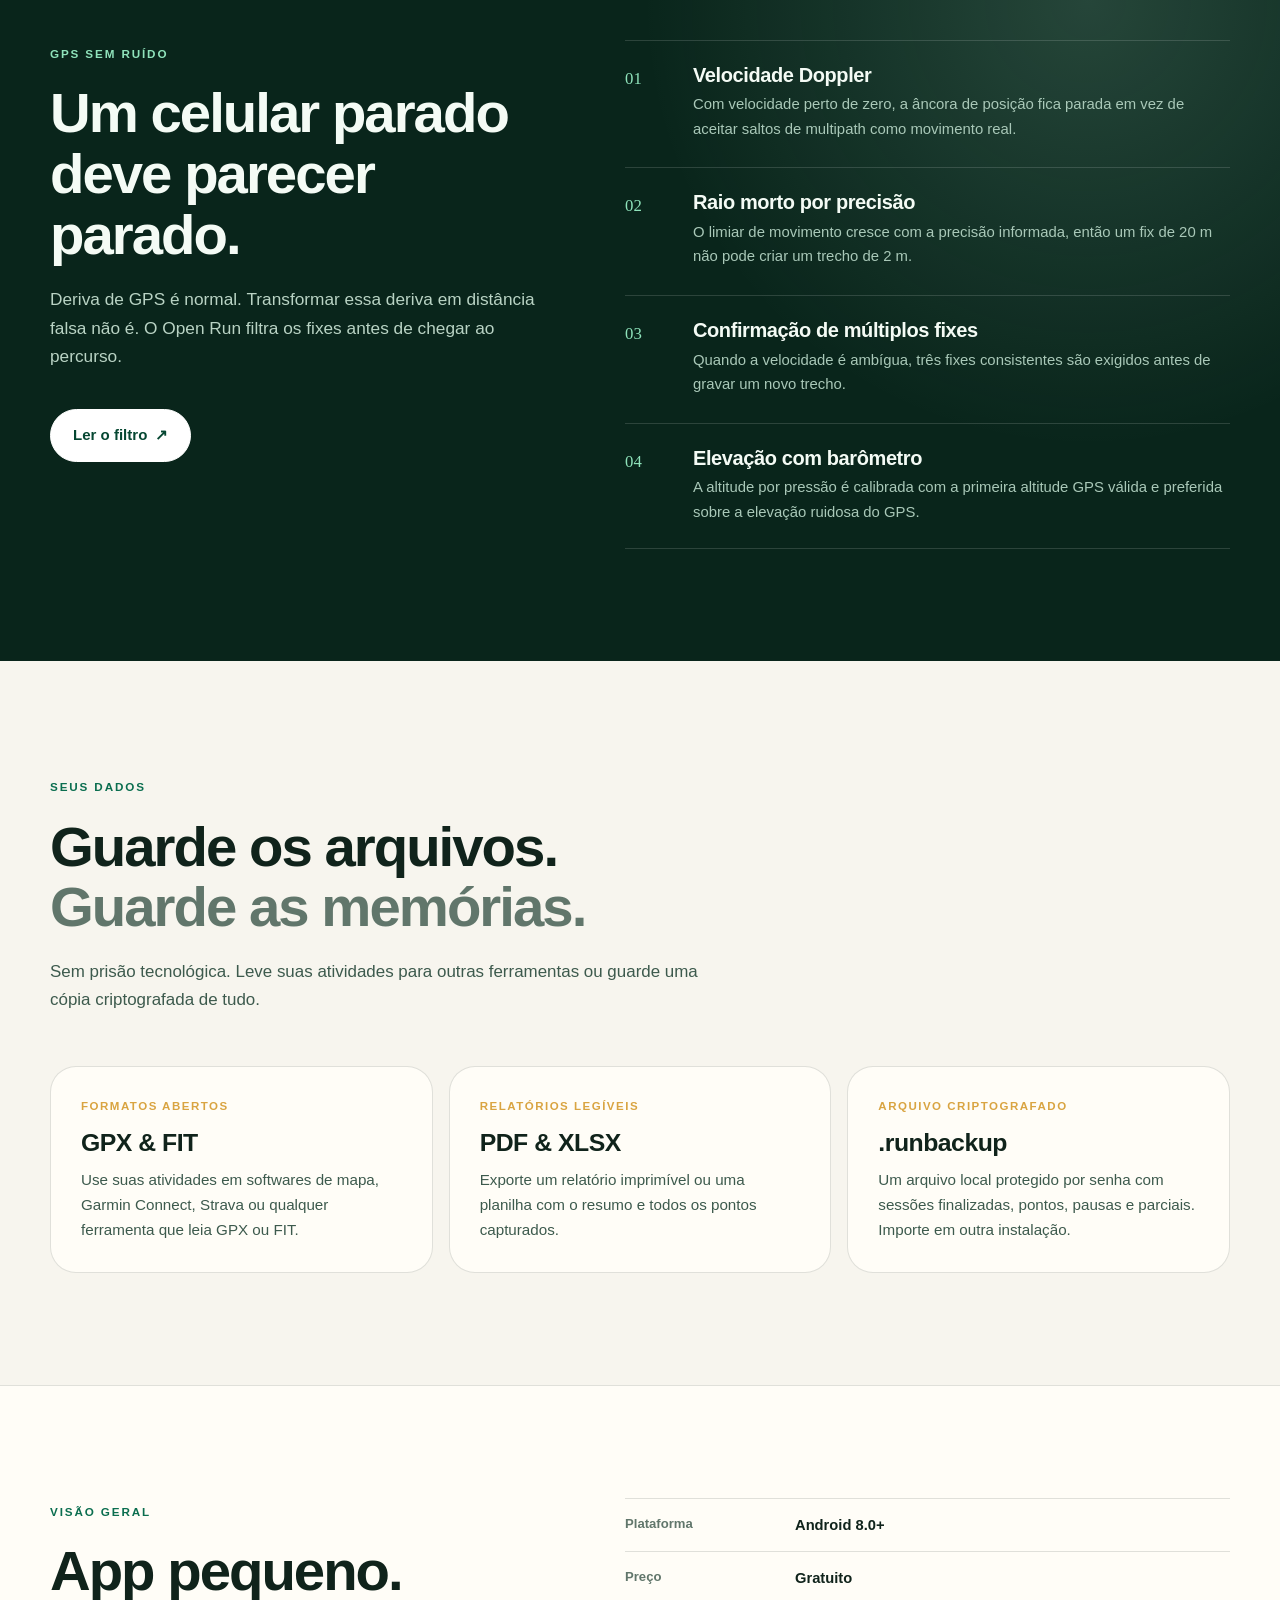
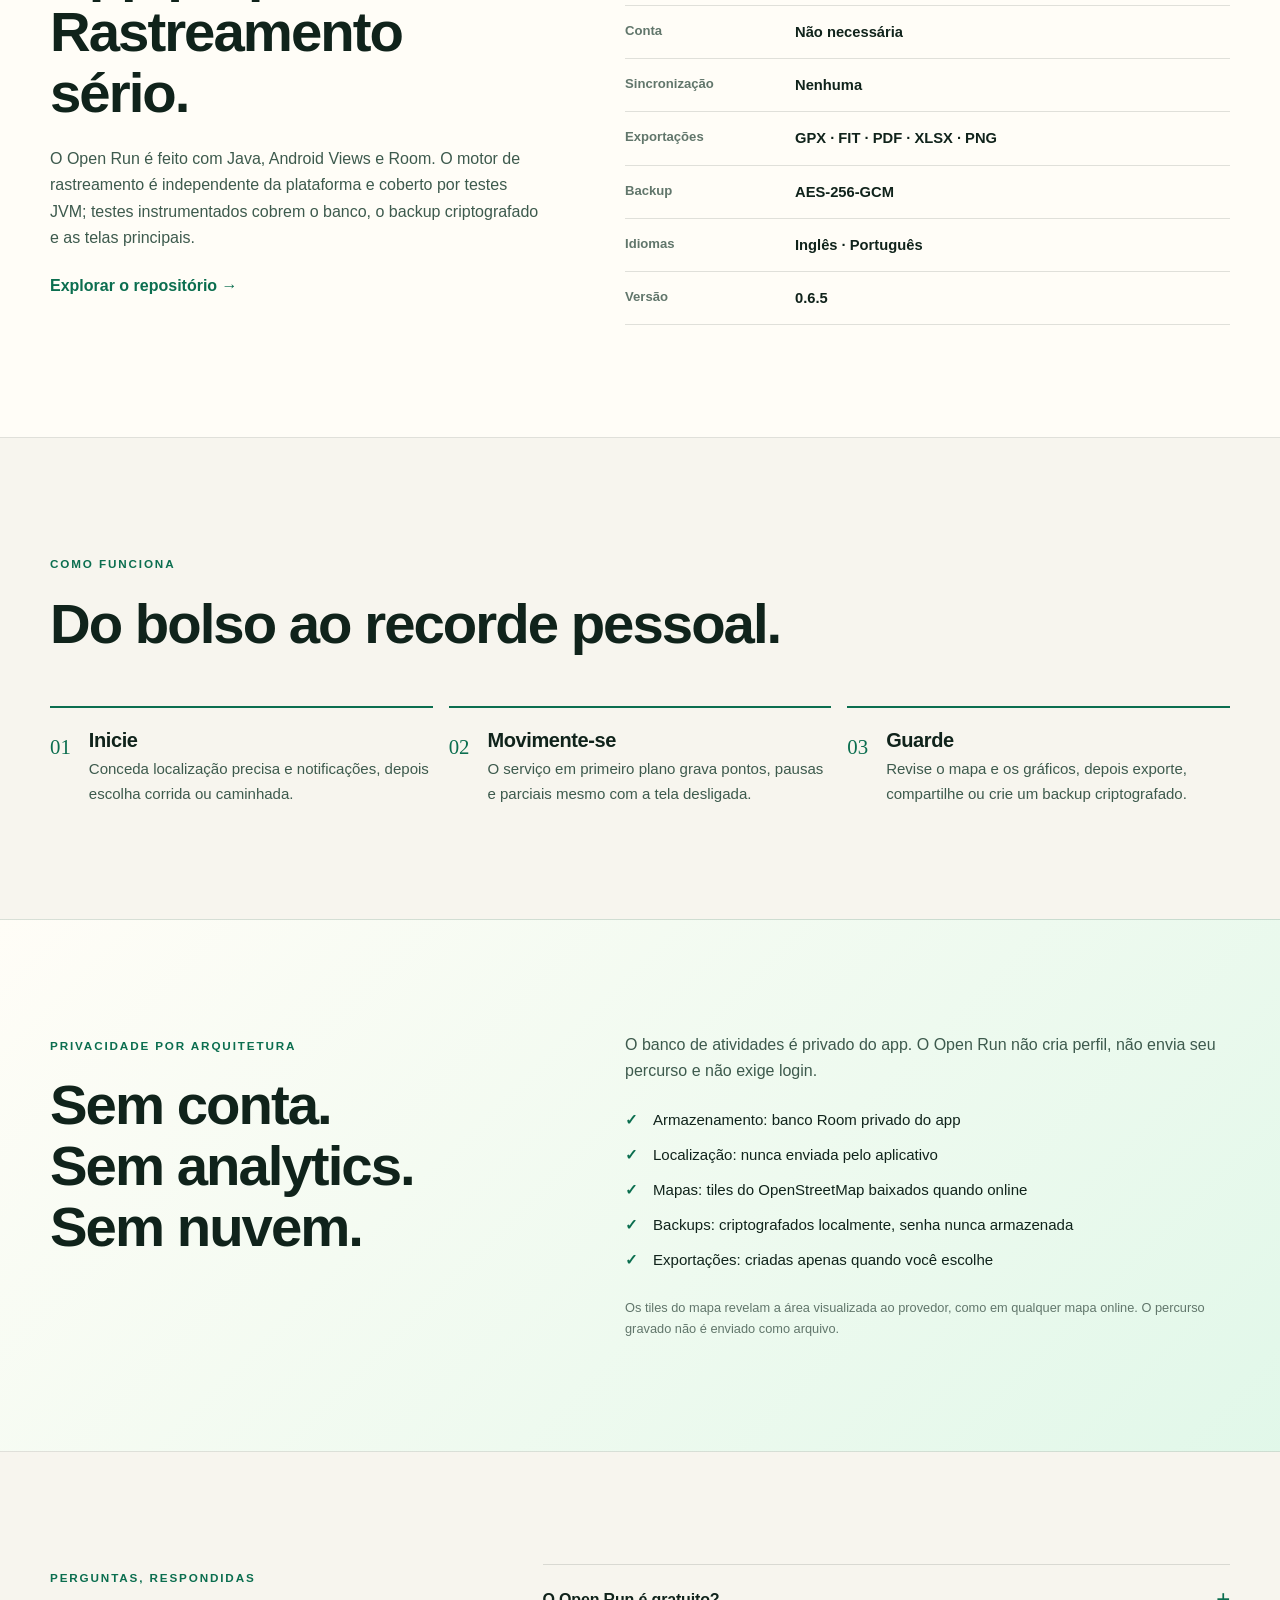
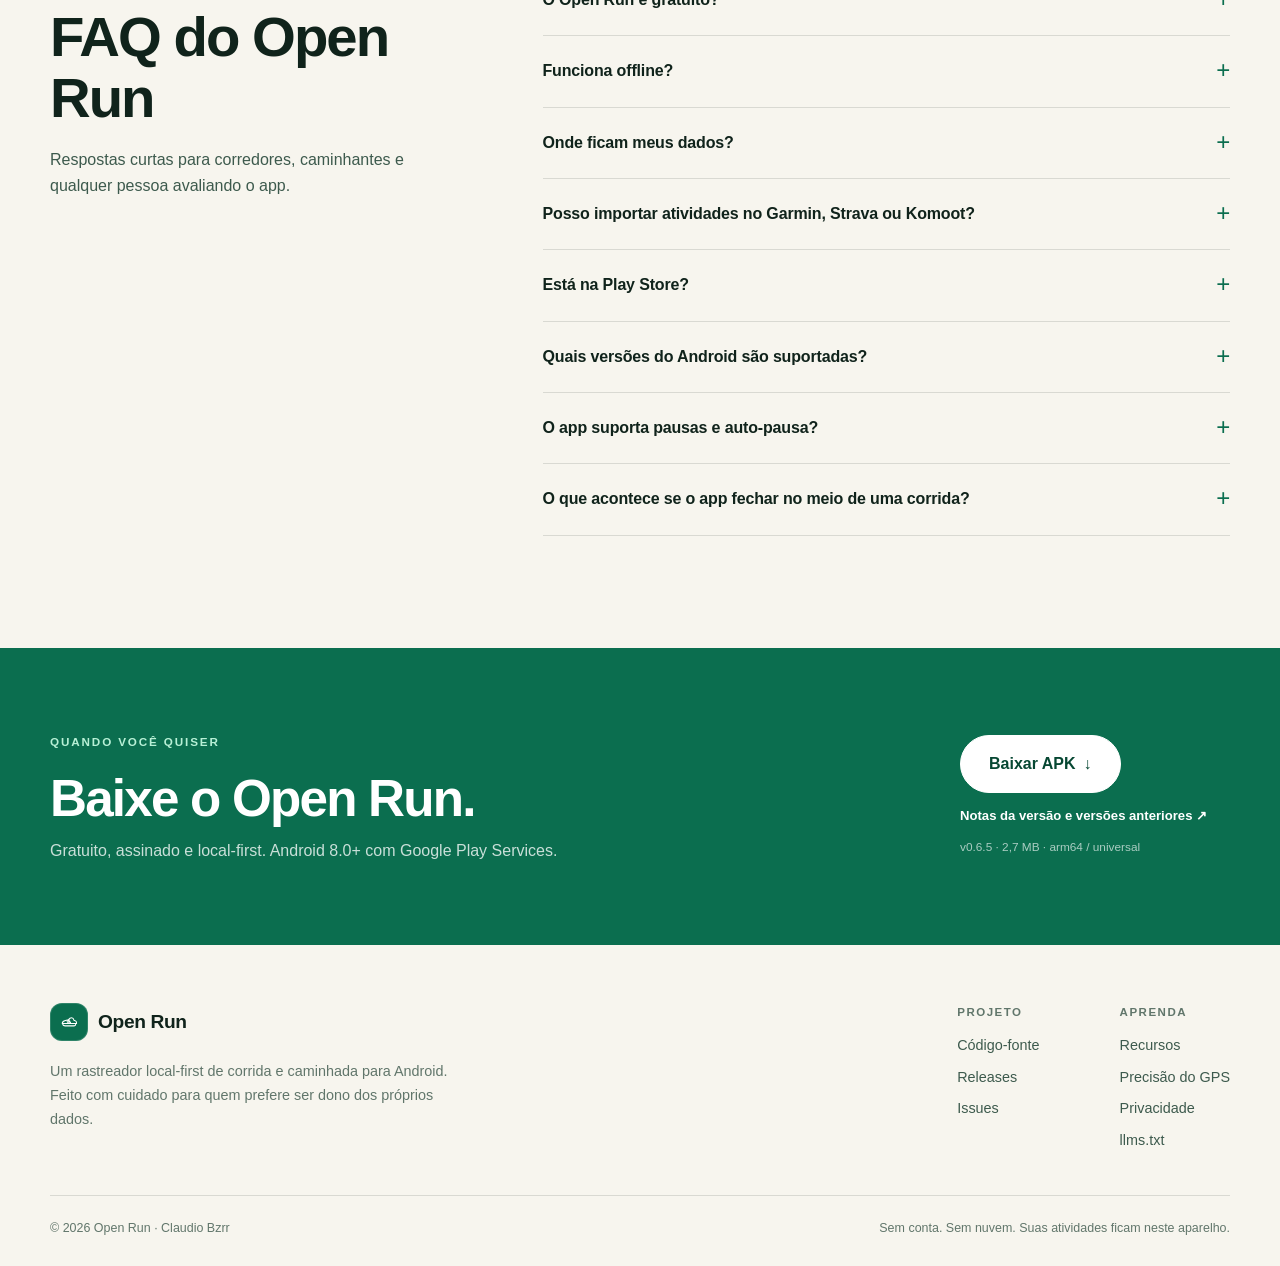
<file: docs/pt/index.html>
<!doctype html>
<html lang="pt-BR">
<head>
  <meta charset="utf-8">
  <meta name="viewport" content="width=device-width, initial-scale=1">
  <title>Open Run — Aplicativo local-first de corrida e caminhada para Android</title>
  <meta name="description" content="Open Run é um app Android gratuito e local-first para correr e caminhar. GPS preciso, parciais exatas, recuperação de sessão, exportação GPX/FIT e backup criptografado. Sem conta, sem nuvem, sem assinatura.">
  <meta name="author" content="Claudio Bzrr">
  <meta name="theme-color" content="#0b6e4f">
  <link rel="canonical" href="https://claudiobzrr.github.io/open-run/pt/">
  <link rel="alternate" hreflang="en" href="https://claudiobzrr.github.io/open-run/">
  <link rel="alternate" hreflang="pt-BR" href="https://claudiobzrr.github.io/open-run/pt/">
  <link rel="alternate" hreflang="x-default" href="https://claudiobzrr.github.io/open-run/">
  <link rel="icon" href="../assets/favicon.svg" type="image/svg+xml">
  <link rel="manifest" href="../site.webmanifest">
  <link rel="stylesheet" href="../styles.css">

  <meta property="og:type" content="website">
  <meta property="og:site_name" content="Open Run">
  <meta property="og:locale" content="pt_BR">
  <meta property="og:locale:alternate" content="en_US">
  <meta property="og:title" content="Open Run — Sua corrida. Seus dados. Sem nuvem.">
  <meta property="og:description" content="Rastreador Android local-first para corrida e caminhada, com GPS preciso, parciais exatas, exportação GPX/FIT e backup local criptografado.">
  <meta property="og:url" content="https://claudiobzrr.github.io/open-run/pt/">
  <meta property="og:image" content="https://claudiobzrr.github.io/open-run/assets/og-image.png">
  <meta property="og:image:width" content="1200">
  <meta property="og:image:height" content="630">
  <meta property="og:image:alt" content="Telas do Open Run em um fundo verde">
  <meta name="twitter:card" content="summary_large_image">
  <meta name="twitter:title" content="Open Run — Rastreador local-first para Android">
  <meta name="twitter:description" content="GPS preciso, parciais exatas, backup criptografado e nenhuma conta. App Android gratuito.">
  <meta name="twitter:image" content="https://claudiobzrr.github.io/open-run/assets/og-image.png">

  <script type="application/ld+json">
  {
    "@context": "https://schema.org",
    "@type": "SoftwareApplication",
    "name": "Open Run",
    "alternateName": "Open Run rastreador de corrida Android",
    "description": "Open Run é um aplicativo Android gratuito e local-first para registrar corridas e caminhadas. Armazena as atividades no aparelho, oferece pausas e parciais exatas, exportação GPX/FIT/PDF/XLSX, backups criptografados .runbackup e recuperação de sessões não finalizadas.",
    "applicationCategory": "HealthApplication",
    "applicationSubCategory": "Rastreador de corrida e caminhada",
    "operatingSystem": "Android 8.0 ou superior",
    "softwareVersion": "0.6.5",
    "dateModified": "2026-10-24",
    "downloadUrl": "https://github.com/ClaudioBzrr/open-run/releases/latest/download/app-release.apk",
    "installUrl": "https://github.com/ClaudioBzrr/open-run/releases/latest/download/app-release.apk",
    "codeRepository": "https://github.com/ClaudioBzrr/open-run",
    "url": "https://claudiobzrr.github.io/open-run/pt/",
    "image": "https://claudiobzrr.github.io/open-run/assets/og-image.png",
    "author": {
      "@type": "Person",
      "name": "Claudio Bzrr",
      "url": "https://github.com/ClaudioBzrr"
    },
    "offers": {
      "@type": "Offer",
      "price": "0",
      "priceCurrency": "BRL",
      "availability": "https://schema.org/InStock"
    },
    "featureList": [
      "Rastreador local-first de corrida e caminhada",
      "GPS com Doppler e barômetro",
      "Pausas e parciais de quilômetro exatas",
      "Exportação GPX, FIT, PDF e XLSX",
      "Backup local criptografado .runbackup",
      "Recuperação de sessão não finalizada",
      "Interface em inglês e português",
      "Sem conta e sem assinatura"
    ],
    "inLanguage": ["pt-BR", "en"]
  }
  </script>
  <script type="application/ld+json">
  {
    "@context": "https://schema.org",
    "@type": "FAQPage",
    "mainEntity": [
      {
        "@type": "Question",
        "name": "O Open Run é gratuito?",
        "acceptedAnswer": {
          "@type": "Answer",
          "text": "Sim. O Open Run é um app Android gratuito, sem conta, assinatura ou anúncios. O APK assinado pode ser baixado diretamente do GitHub Releases."
        }
      },
      {
        "@type": "Question",
        "name": "O Open Run funciona offline?",
        "acceptedAnswer": {
          "@type": "Answer",
          "text": "Gravação, histórico, parciais, backup e exportações funcionam offline. O mapa da atividade e o cartão de compartilhamento baixam tiles do OpenStreetMap quando há internet."
        }
      },
      {
        "@type": "Question",
        "name": "Onde ficam os dados das minhas atividades?",
        "acceptedAnswer": {
          "@type": "Answer",
          "text": "Sessões, pontos de GPS, pausas e parciais ficam em um banco Room privado do app no aparelho Android. O Open Run não tem conta nem sincronização em nuvem. Arquivos GPX, FIT, PDF, XLSX e .runbackup só são criados quando você escolhe exportar."
        }
      },
      {
        "@type": "Question",
        "name": "Posso exportar atividades para Garmin, Strava ou outros apps?",
        "acceptedAnswer": {
          "@type": "Answer",
          "text": "Sim. O Open Run exporta GPX 1.1 e Garmin FIT, além de relatórios PDF, planilhas Excel e cartões PNG. Arquivos GPX e FIT podem ser importados por serviços que suportam esses formatos."
        }
      },
      {
        "@type": "Question",
        "name": "O Open Run está na Google Play Store?",
        "acceptedAnswer": {
          "@type": "Answer",
          "text": "Ainda não. O Open Run é distribuído como APK assinado pelo GitHub Releases."
        }
      },
      {
        "@type": "Question",
        "name": "Qual versão do Android é necessária?",
        "acceptedAnswer": {
          "@type": "Answer",
          "text": "O Open Run requer Android 8.0 (API 26) ou superior e Google Play Services para localização fused de alta precisão."
        }
      }
    ]
  }
  </script>
  <script type="application/ld+json">
  {
    "@context": "https://schema.org",
    "@type": "BreadcrumbList",
    "itemListElement": [
      {
        "@type": "ListItem",
        "position": 1,
        "name": "Open Run",
        "item": "https://claudiobzrr.github.io/open-run/pt/"
      }
    ]
  }
  </script>
</head>
<body>
  <a class="skip-link" href="#main">Pular para o conteúdo</a>

  <header class="site-header">
    <div class="container header-inner">
      <a class="brand" href="#top" aria-label="Início do Open Run">
        <span class="brand-mark" aria-hidden="true">
          <svg viewBox="0 0 108 108" role="img"><path d="M28 60c0-6 4-10 12-12l12-3c4-5 8-7 12-7 5 0 8 4 9 9l5 2c3 1 5 5 5 8v3H28Z"/><path d="M30 62c0 4 4 7 10 7h34c4 0 6-3 6-7"/><path d="m46 50 10-4M48 55l10-4M50 60l10-4"/></svg>
        </span>
        <span>Open Run</span>
      </a>
      <button class="nav-toggle" type="button" aria-label="Abrir menu" aria-expanded="false" aria-controls="site-nav">
        <span></span><span></span><span></span>
      </button>
      <nav class="site-nav" id="site-nav" aria-label="Navegação principal">
        <a href="#features">Recursos</a>
        <a href="#screens">Telas</a>
        <a href="#accuracy">Precisão</a>
        <a href="#privacy">Privacidade</a>
        <a href="#faq">FAQ</a>
        <a class="nav-github" href="https://github.com/ClaudioBzrr/open-run" rel="noopener">GitHub <span aria-hidden="true">↗</span></a>
        <div class="lang-switch" aria-label="Idioma">
          <a href="../" hreflang="en" lang="en">EN</a>
          <a href="./" hreflang="pt-BR" lang="pt-BR" aria-current="page">PT</a>
        </div>
        <a class="button button-small" href="https://github.com/ClaudioBzrr/open-run/releases/latest/download/app-release.apk">Baixar APK</a>
      </nav>
    </div>
  </header>

  <main id="main">
    <section class="hero" id="top">
      <div class="hero-glow hero-glow-one" aria-hidden="true"></div>
      <div class="hero-glow hero-glow-two" aria-hidden="true"></div>
      <div class="container hero-grid">
        <div class="hero-copy">
          <p class="eyebrow"><span class="status-dot" aria-hidden="true"></span> Rastreador Android local-first · v0.6.5</p>
          <h1>Sua corrida.<br>Seus dados.<br><em>Sem nuvem.</em></h1>
          <p class="lede">O Open Run registra corridas e caminhadas com GPS de alta precisão, parciais exatas e nenhuma conta. Cada atividade fica no seu celular — pronta para exportar quando você quiser.</p>
          <div class="hero-actions">
            <a class="button" href="https://github.com/ClaudioBzrr/open-run/releases/latest/download/app-release.apk">Baixar para Android <span aria-hidden="true">↓</span></a>
            <a class="button button-ghost" href="https://github.com/ClaudioBzrr/open-run" rel="noopener">Ver código <span aria-hidden="true">↗</span></a>
          </div>
          <ul class="trust-list" aria-label="Destaques do produto">
            <li>APK gratuito e assinado</li>
            <li>Sem conta</li>
            <li>Sem assinatura</li>
            <li>Android 8+</li>
          </ul>
        </div>

        <div class="hero-visual" aria-label="Telas inicial e de detalhe do Open Run">
          <div class="phone phone-back">
            <img src="../assets/screenshots/03-detail.png" alt="Tela de detalhe do Open Run com mapa do percurso, distância, ritmo, elevação e estatísticas" width="1080" height="2400" loading="eager">
          </div>
          <div class="phone phone-front">
            <img src="../assets/screenshots/01-home.png" alt="Tela inicial do Open Run com botões para iniciar corrida e caminhada, atividades recentes e menu lateral" width="1080" height="2400" loading="eager">
          </div>
          <div class="floating-note note-pace" aria-hidden="true">
            <span class="note-value">6,45</span>
            <span class="note-label">km corrida demo</span>
          </div>
          <div class="floating-note note-local" aria-hidden="true">
            <svg viewBox="0 0 24 24"><path d="M12 3 5 6v5c0 4.6 3 8.6 7 10 4-1.4 7-5.4 7-10V6l-7-3Z"/><path d="m9 12 2 2 4-4"/></svg>
            <span>Armazenado no aparelho</span>
          </div>
        </div>
      </div>
      <div class="container hero-foot">
        <p>Feito para quem quer ser dono dos próprios dados, não de mais um feed social.</p>
        <a href="#screens">Ver as telas <span aria-hidden="true">→</span></a>
      </div>
    </section>

    <section class="section" id="features">
      <div class="container">
        <div class="section-heading">
          <p class="eyebrow">O que está incluído</p>
          <h2>Tudo o que uma corrida<br><span>precisa. Nada mais.</span></h2>
          <p>O Open Run foca no essencial: registrar, entender e ser dono dos seus dados.</p>
        </div>

        <div class="feature-grid">
          <article class="feature-card feature-card-lead">
            <div class="feature-icon" aria-hidden="true">
              <svg viewBox="0 0 24 24"><path d="M4 7h16M4 12h16M4 17h10"/><circle cx="19" cy="17" r="2"/></svg>
            </div>
            <h3>Local-first por princípio</h3>
            <p>Sessões, pontos de GPS, pausas e parciais ficam em um banco privado do app. Não há conta para criar, servidor de sincronização nem perfil publicitário.</p>
            <span class="tag">Privacidade</span>
          </article>

          <article class="feature-card">
            <div class="feature-icon" aria-hidden="true">
              <svg viewBox="0 0 24 24"><path d="M3 12h4l2-6 4 12 2-6h6"/></svg>
            </div>
            <h3>GPS com consciência de precisão</h3>
            <p>Velocidade Doppler, raio morto proporcional à precisão e confirmação de múltiplos fixes mantêm o jitter parado fora do percurso e da distância.</p>
            <span class="tag">GPS</span>
          </article>

          <article class="feature-card">
            <div class="feature-icon" aria-hidden="true">
              <svg viewBox="0 0 24 24"><path d="M5 19V9M12 19V5M19 19v-7"/><path d="M3 19h18"/></svg>
            </div>
            <h3>Parciais e pausas exatas</h3>
            <p>Cada ponto aceito guarda o tempo móvel real. As parciais de 1 km usam esse relógio, então pausas nunca distorcem o ritmo.</p>
            <span class="tag">Treino</span>
          </article>

          <article class="feature-card">
            <div class="feature-icon" aria-hidden="true">
              <svg viewBox="0 0 24 24"><path d="M12 3v12"/><path d="m7 10 5 5 5-5"/><path d="M5 20h14"/></svg>
            </div>
            <h3>Exporte para qualquer lugar</h3>
            <p>GPX para mapas e serviços de treino, FIT para Garmin, PDF para um relatório legível, XLSX para análise e PNG para compartilhar.</p>
            <span class="tag">Seus dados</span>
          </article>

          <article class="feature-card">
            <div class="feature-icon" aria-hidden="true">
              <svg viewBox="0 0 24 24"><rect x="5" y="10" width="14" height="10" rx="2"/><path d="M8 10V7a4 4 0 0 1 8 0v3"/></svg>
            </div>
            <h3>Backup criptografado</h3>
            <p>Crie um arquivo <code>.runbackup</code> portátil protegido com PBKDF2 e AES-256-GCM. Restaure em outra instalação sem conta na nuvem.</p>
            <span class="tag">Backup</span>
          </article>

          <article class="feature-card">
            <div class="feature-icon" aria-hidden="true">
              <svg viewBox="0 0 24 24"><path d="M4 12a8 8 0 1 0 2.3-5.7"/><path d="M4 4v5h5"/></svg>
            </div>
            <h3>Retome corridas não finalizadas</h3>
            <p>Se o Android encerrar o processo, a sessão continua no Room. Reabra o app para retomar, finalizar e salvar ou descartar.</p>
            <span class="tag">Confiabilidade</span>
          </article>
        </div>
      </div>
    </section>

    <section class="section section-screens" id="screens">
      <div class="container">
        <div class="section-heading section-heading-row">
          <div>
            <p class="eyebrow">Feito para o celular na sua mão</p>
            <h2>Claro num relance.</h2>
          </div>
          <p>Uma interface focada em iniciar uma corrida, ler o mapa, revisar parciais e encontrar qualquer atividade passada.</p>
        </div>

        <div class="screens-grid">
          <figure class="screen-card">
            <div class="phone phone-small">
              <img src="../assets/screenshots/01-home.png" alt="Tela inicial do Open Run com menu à esquerda, cartões de corrida e caminhada e três atividades recentes" width="1080" height="2400" loading="lazy">
            </div>
            <figcaption><strong>Início</strong><span>Inicie uma corrida, uma caminhada ou retome uma atividade recente.</span></figcaption>
          </figure>
          <figure class="screen-card">
            <div class="phone phone-small">
              <img src="../assets/screenshots/02-drawer.png" alt="Menu lateral do Open Run com opções de idioma, todas as atividades e backup criptografado" width="1080" height="2400" loading="lazy">
            </div>
            <figcaption><strong>Menu lateral</strong><span>Idioma, histórico completo e ferramentas de backup criptografado.</span></figcaption>
          </figure>
          <figure class="screen-card">
            <div class="phone phone-small">
              <img src="../assets/screenshots/03-detail.png" alt="Detalhe da atividade no Open Run com mapa do percurso, distância, ritmo, elevação, horários e estatísticas" width="1080" height="2400" loading="lazy">
            </div>
            <figcaption><strong>Detalhe da atividade</strong><span>Percurso, tempo móvel, ritmo, elevação e parciais exatas.</span></figcaption>
          </figure>
          <figure class="screen-card">
            <div class="phone phone-small">
              <img src="../assets/screenshots/04-all-activities.png" alt="Tela de todas as atividades do Open Run mostrando as quatro atividades mais recentes" width="1080" height="2400" loading="lazy">
            </div>
            <figcaption><strong>Todas as atividades</strong><span>As quatro mais recentes por padrão; expanda para o histórico completo.</span></figcaption>
          </figure>
        </div>
        <p class="screens-note">Capturas da interface em inglês; o app também está disponível em português.</p>
      </div>
    </section>

    <section class="section section-dark" id="accuracy">
      <div class="container split-grid">
        <div>
          <p class="eyebrow eyebrow-light">GPS sem ruído</p>
          <h2>Um celular parado<br>deve parecer parado.</h2>
          <p class="lede-light">Deriva de GPS é normal. Transformar essa deriva em distância falsa não é. O Open Run filtra os fixes antes de chegar ao percurso.</p>
          <a class="button button-light" href="https://github.com/ClaudioBzrr/open-run/blob/main/core/src/main/java/com/openrun/core/stats/TrackFilter.java" rel="noopener">Ler o filtro <span aria-hidden="true">↗</span></a>
        </div>
        <div class="accuracy-list">
          <div class="accuracy-item">
            <span class="accuracy-number">01</span>
            <div><h3>Velocidade Doppler</h3><p>Com velocidade perto de zero, a âncora de posição fica parada em vez de aceitar saltos de multipath como movimento real.</p></div>
          </div>
          <div class="accuracy-item">
            <span class="accuracy-number">02</span>
            <div><h3>Raio morto por precisão</h3><p>O limiar de movimento cresce com a precisão informada, então um fix de 20 m não pode criar um trecho de 2 m.</p></div>
          </div>
          <div class="accuracy-item">
            <span class="accuracy-number">03</span>
            <div><h3>Confirmação de múltiplos fixes</h3><p>Quando a velocidade é ambígua, três fixes consistentes são exigidos antes de gravar um novo trecho.</p></div>
          </div>
          <div class="accuracy-item">
            <span class="accuracy-number">04</span>
            <div><h3>Elevação com barômetro</h3><p>A altitude por pressão é calibrada com a primeira altitude GPS válida e preferida sobre a elevação ruidosa do GPS.</p></div>
          </div>
        </div>
      </div>
    </section>

    <section class="section" id="data">
      <div class="container">
        <div class="section-heading">
          <p class="eyebrow">Seus dados</p>
          <h2>Guarde os arquivos.<br><span>Guarde as memórias.</span></h2>
          <p>Sem prisão tecnológica. Leve suas atividades para outras ferramentas ou guarde uma cópia criptografada de tudo.</p>
        </div>
        <div class="data-grid">
          <article class="data-card">
            <p class="data-kicker">Formatos abertos</p>
            <h3>GPX &amp; FIT</h3>
            <p>Use suas atividades em softwares de mapa, Garmin Connect, Strava ou qualquer ferramenta que leia GPX ou FIT.</p>
          </article>
          <article class="data-card">
            <p class="data-kicker">Relatórios legíveis</p>
            <h3>PDF &amp; XLSX</h3>
            <p>Exporte um relatório imprimível ou uma planilha com o resumo e todos os pontos capturados.</p>
          </article>
          <article class="data-card">
            <p class="data-kicker">Arquivo criptografado</p>
            <h3>.runbackup</h3>
            <p>Um arquivo local protegido por senha com sessões finalizadas, pontos, pausas e parciais. Importe em outra instalação.</p>
          </article>
        </div>
      </div>
    </section>

    <section class="section section-glance" id="glance">
      <div class="container glance-grid">
        <div>
          <p class="eyebrow">Visão geral</p>
          <h2>App pequeno.<br>Rastreamento sério.</h2>
          <p class="glance-copy">O Open Run é feito com Java, Android Views e Room. O motor de rastreamento é independente da plataforma e coberto por testes JVM; testes instrumentados cobrem o banco, o backup criptografado e as telas principais.</p>
          <a class="text-link" href="https://github.com/ClaudioBzrr/open-run" rel="noopener">Explorar o repositório <span aria-hidden="true">→</span></a>
        </div>
        <dl class="fact-list">
          <div><dt>Plataforma</dt><dd>Android 8.0+</dd></div>
          <div><dt>Preço</dt><dd>Gratuito</dd></div>
          <div><dt>Conta</dt><dd>Não necessária</dd></div>
          <div><dt>Sincronização</dt><dd>Nenhuma</dd></div>
          <div><dt>Exportações</dt><dd>GPX · FIT · PDF · XLSX · PNG</dd></div>
          <div><dt>Backup</dt><dd>AES-256-GCM</dd></div>
          <div><dt>Idiomas</dt><dd>Inglês · Português</dd></div>
          <div><dt>Versão</dt><dd>0.6.5</dd></div>
        </dl>
      </div>
    </section>

    <section class="section" id="how">
      <div class="container">
        <div class="section-heading">
          <p class="eyebrow">Como funciona</p>
          <h2>Do bolso ao recorde pessoal.</h2>
        </div>
        <ol class="steps">
          <li><span>01</span><div><h3>Inicie</h3><p>Conceda localização precisa e notificações, depois escolha corrida ou caminhada.</p></div></li>
          <li><span>02</span><div><h3>Movimente-se</h3><p>O serviço em primeiro plano grava pontos, pausas e parciais mesmo com a tela desligada.</p></div></li>
          <li><span>03</span><div><h3>Guarde</h3><p>Revise o mapa e os gráficos, depois exporte, compartilhe ou crie um backup criptografado.</p></div></li>
        </ol>
      </div>
    </section>

    <section class="section section-privacy" id="privacy">
      <div class="container split-grid">
        <div>
          <p class="eyebrow">Privacidade por arquitetura</p>
          <h2>Sem conta.<br>Sem analytics.<br>Sem nuvem.</h2>
        </div>
        <div class="privacy-copy">
          <p>O banco de atividades é privado do app. O Open Run não cria perfil, não envia seu percurso e não exige login.</p>
          <ul class="check-list">
            <li>Armazenamento: banco Room privado do app</li>
            <li>Localização: nunca enviada pelo aplicativo</li>
            <li>Mapas: tiles do OpenStreetMap baixados quando online</li>
            <li>Backups: criptografados localmente, senha nunca armazenada</li>
            <li>Exportações: criadas apenas quando você escolhe</li>
          </ul>
          <p class="small-print">Os tiles do mapa revelam a área visualizada ao provedor, como em qualquer mapa online. O percurso gravado não é enviado como arquivo.</p>
        </div>
      </div>
    </section>

    <section class="section" id="faq">
      <div class="container faq-layout">
        <div>
          <p class="eyebrow">Perguntas, respondidas</p>
          <h2>FAQ do Open Run</h2>
          <p class="faq-intro">Respostas curtas para corredores, caminhantes e qualquer pessoa avaliando o app.</p>
        </div>
        <div class="faq-list">
          <details>
            <summary>O Open Run é gratuito?</summary>
            <p>Sim. Não há conta, assinatura ou SDK de anúncios. Baixe o APK assinado diretamente do GitHub Releases.</p>
          </details>
          <details>
            <summary>Funciona offline?</summary>
            <p>Gravação, histórico, parciais, backups e exportações funcionam offline. Os tiles do mapa e o fundo do cartão de compartilhamento precisam de internet; sem ela, o percurso é desenhado em um fundo limpo.</p>
          </details>
          <details>
            <summary>Onde ficam meus dados?</summary>
            <p>Sessões, pontos, pausas e parciais ficam em um banco Room privado no aparelho. O Open Run não tem sincronização em nuvem. Arquivos GPX, FIT, PDF, XLSX e .runbackup só são criados quando você exporta.</p>
          </details>
          <details>
            <summary>Posso importar atividades no Garmin, Strava ou Komoot?</summary>
            <p>O Open Run exporta GPX 1.1 e Garmin FIT padrão. Qualquer serviço que suporte esses formatos pode importar.</p>
          </details>
          <details>
            <summary>Está na Play Store?</summary>
            <p>Ainda não. As versões são distribuídas como APK assinado no GitHub. O Android pode pedir permissão para instalar a partir do navegador ou gerenciador de arquivos na primeira vez.</p>
          </details>
          <details>
            <summary>Quais versões do Android são suportadas?</summary>
            <p>Android 8.0 (API 26) ou superior. O Google Play Services é necessário para localização fused de alta precisão; os mapas usam tiles do OpenStreetMap e não precisam de chave da API do Google Maps.</p>
          </details>
          <details>
            <summary>O app suporta pausas e auto-pausa?</summary>
            <p>Pausa e retomada manuais são suportadas e as pausas são persistidas com exatidão. A pausa automática existe no motor de rastreamento, mas está desabilitada por padrão nesta versão.</p>
          </details>
          <details>
            <summary>O que acontece se o app fechar no meio de uma corrida?</summary>
            <p>A sessão não finalizada permanece no banco local. Ao reabrir, o app oferece Retomar, Finalizar e salvar ou Descartar. Retomar restaura pontos, pausas, distância e parciais.</p>
          </details>
        </div>
      </div>
    </section>

    <section class="download" id="download">
      <div class="container download-inner">
        <div>
          <p class="eyebrow eyebrow-light">Quando você quiser</p>
          <h2>Baixe o Open Run.</h2>
          <p>Gratuito, assinado e local-first. Android 8.0+ com Google Play Services.</p>
        </div>
        <div class="download-actions">
          <a class="button button-light button-large" href="https://github.com/ClaudioBzrr/open-run/releases/latest/download/app-release.apk">Baixar APK <span aria-hidden="true">↓</span></a>
          <a class="download-link" href="https://github.com/ClaudioBzrr/open-run/releases" rel="noopener">Notas da versão e versões anteriores <span aria-hidden="true">↗</span></a>
          <span class="download-meta">v0.6.5 · 2,7 MB · arm64 / universal</span>
        </div>
      </div>
    </section>
  </main>

  <footer class="site-footer">
    <div class="container footer-grid">
      <div>
        <a class="brand brand-footer" href="#top">
          <span class="brand-mark" aria-hidden="true">
            <svg viewBox="0 0 108 108" role="img"><path d="M28 60c0-6 4-10 12-12l12-3c4-5 8-7 12-7 5 0 8 4 9 9l5 2c3 1 5 5 5 8v3H28Z"/><path d="M30 62c0 4 4 7 10 7h34c4 0 6-3 6-7"/><path d="m46 50 10-4M48 55l10-4M50 60l10-4"/></svg>
          </span>
          <span>Open Run</span>
        </a>
        <p class="footer-note">Um rastreador local-first de corrida e caminhada para Android. Feito com cuidado para quem prefere ser dono dos próprios dados.</p>
      </div>
      <div class="footer-links">
        <div><strong>Projeto</strong><a href="https://github.com/ClaudioBzrr/open-run" rel="noopener">Código-fonte</a><a href="https://github.com/ClaudioBzrr/open-run/releases" rel="noopener">Releases</a><a href="https://github.com/ClaudioBzrr/open-run/issues" rel="noopener">Issues</a></div>
        <div><strong>Aprenda</strong><a href="#features">Recursos</a><a href="#accuracy">Precisão do GPS</a><a href="#privacy">Privacidade</a><a href="../llms.txt">llms.txt</a></div>
      </div>
    </div>
    <div class="container footer-bottom">
      <p>© <span data-year>2026</span> Open Run · Claudio Bzrr</p>
      <p>Sem conta. Sem nuvem. Suas atividades ficam neste aparelho.</p>
    </div>
  </footer>

  <script src="../script.js" defer></script>
</body>
</html>
</file>
<file: docs/styles.css>
:root {
  --ink: #10231b;
  --ink-soft: #3d5a4d;
  --muted: #61766b;
  --bg: #f7f5ee;
  --bg-deep: #eeece1;
  --surface: #fffdf7;
  --surface-2: #f1f4ea;
  --brand: #0b6e4f;
  --brand-dark: #064732;
  --brand-soft: #b8f0d6;
  --accent: #d9a441;
  --accent-soft: #f7e6bd;
  --line: rgba(16, 35, 27, .13);
  --line-strong: rgba(16, 35, 27, .23);
  --shadow: 0 24px 70px rgba(21, 48, 36, .13);
  --radius: 26px;
  --max: 1180px;
  --sans: ui-sans-serif, -apple-system, BlinkMacSystemFont, "Segoe UI", Roboto, Helvetica, Arial, sans-serif;
  --serif: ui-serif, Georgia, Cambria, "Times New Roman", serif;
}

@media (prefers-color-scheme: dark) {
  :root {
    --ink: #eff7f1;
    --ink-soft: #c4d8cc;
    --muted: #9eb5a8;
    --bg: #0b1511;
    --bg-deep: #101f19;
    --surface: #13241d;
    --surface-2: #172a21;
    --brand: #69d6a7;
    --brand-dark: #b8f0d6;
    --brand-soft: #153f30;
    --accent: #edc36c;
    --accent-soft: #3b3019;
    --line: rgba(239, 247, 241, .14);
    --line-strong: rgba(239, 247, 241, .26);
    --shadow: 0 24px 70px rgba(0, 0, 0, .35);
  }
}

* { box-sizing: border-box; }
html { scroll-behavior: smooth; }
body {
  margin: 0;
  color: var(--ink);
  background: var(--bg);
  font-family: var(--sans);
  font-size: 16px;
  line-height: 1.65;
  -webkit-font-smoothing: antialiased;
  text-rendering: optimizeLegibility;
}
img { display: block; max-width: 100%; height: auto; }
a { color: inherit; text-decoration-thickness: 1px; text-underline-offset: 3px; }
button, a { -webkit-tap-highlight-color: transparent; }
button { font: inherit; }
h1, h2, h3, p, ul, dl, figure { margin: 0; }
h1, h2, h3 { line-height: 1.08; letter-spacing: -.035em; }
h1 { font-size: clamp(3rem, 7vw, 6.3rem); font-weight: 750; }
h2 { font-size: clamp(2.2rem, 4.4vw, 4.2rem); font-weight: 740; }
h3 { font-size: 1.25rem; letter-spacing: -.02em; }
em { font-family: var(--serif); font-weight: 500; color: var(--brand); }
code {
  font-family: ui-monospace, SFMono-Regular, Menlo, Consolas, monospace;
  font-size: .86em;
  background: var(--surface-2);
  border: 1px solid var(--line);
  border-radius: 6px;
  padding: .1em .38em;
}
.container { width: min(var(--max), calc(100% - 48px)); margin-inline: auto; }
.skip-link {
  position: fixed;
  left: 16px;
  top: -100px;
  z-index: 100;
  background: var(--brand);
  color: #fff;
  padding: 12px 18px;
  border-radius: 10px;
  transition: top .2s ease;
}
.skip-link:focus { top: 16px; }
:focus-visible { outline: 3px solid var(--accent); outline-offset: 3px; }

/* Header */
.site-header {
  position: sticky;
  top: 0;
  z-index: 50;
  background: color-mix(in srgb, var(--bg) 88%, transparent);
  border-bottom: 1px solid var(--line);
  backdrop-filter: blur(18px);
}
.header-inner {
  min-height: 72px;
  display: flex;
  align-items: center;
  justify-content: space-between;
  gap: 24px;
}
.brand {
  display: inline-flex;
  align-items: center;
  gap: 10px;
  font-weight: 760;
  font-size: 1.12rem;
  letter-spacing: -.02em;
  text-decoration: none;
}
.brand-mark {
  width: 38px;
  height: 38px;
  display: grid;
  place-items: center;
  border-radius: 12px;
  background: var(--brand);
  color: #fff;
  box-shadow: inset 0 0 0 1px rgba(255,255,255,.15);
}
.brand-mark svg { width: 28px; height: 28px; fill: none; stroke: currentColor; stroke-width: 4; stroke-linecap: round; stroke-linejoin: round; }
.site-nav { display: flex; align-items: center; gap: 26px; font-size: .91rem; font-weight: 640; }
.site-nav > a:not(.button) { color: var(--ink-soft); text-decoration: none; transition: color .2s ease; }
.site-nav > a:not(.button):hover { color: var(--brand); }
.nav-github { display: inline-flex; gap: 4px; align-items: center; }
.lang-switch { display: inline-flex; align-items: center; padding: 3px; border: 1px solid var(--line); border-radius: 999px; gap: 1px; }
.lang-switch a { display: inline-block; padding: 3px 8px; border-radius: 999px; color: var(--muted); font-size: .7rem; font-weight: 780; letter-spacing: .04em; text-decoration: none; }
.lang-switch a[aria-current="page"] { color: var(--ink); background: var(--surface-2); }
.lang-switch a:hover { color: var(--brand); }
.nav-toggle { display: none; background: none; border: 0; width: 44px; height: 44px; cursor: pointer; padding: 10px; }
.nav-toggle span { display: block; width: 24px; height: 2px; margin: 5px auto; background: var(--ink); transition: transform .2s ease, opacity .2s ease; }
.nav-toggle[aria-expanded="true"] span:nth-child(1) { transform: translateY(7px) rotate(45deg); }
.nav-toggle[aria-expanded="true"] span:nth-child(2) { opacity: 0; }
.nav-toggle[aria-expanded="true"] span:nth-child(3) { transform: translateY(-7px) rotate(-45deg); }

/* Buttons */
.button {
  display: inline-flex;
  align-items: center;
  justify-content: center;
  gap: 8px;
  min-height: 52px;
  padding: 13px 22px;
  border-radius: 999px;
  border: 1px solid var(--brand);
  background: var(--brand);
  color: #fff;
  font-weight: 720;
  font-size: .94rem;
  text-decoration: none;
  box-shadow: 0 10px 24px rgba(11, 110, 79, .18);
  transition: transform .2s ease, box-shadow .2s ease, background .2s ease;
}
.button:hover { transform: translateY(-2px); box-shadow: 0 16px 30px rgba(11, 110, 79, .24); }
.button-small { min-height: 42px; padding: 9px 16px; font-size: .86rem; box-shadow: none; }
.button-ghost { background: transparent; color: var(--ink); border-color: var(--line-strong); box-shadow: none; }
.button-ghost:hover { background: var(--surface); box-shadow: none; }
.button-light { background: #fff; color: #064732; border-color: #fff; box-shadow: none; }
.button-light:hover { background: var(--brand-soft); border-color: var(--brand-soft); }
.button-large { min-height: 58px; padding-inline: 28px; font-size: 1rem; }

/* Hero */
.hero { position: relative; overflow: hidden; padding: 72px 0 32px; }
.hero-glow { position: absolute; border-radius: 50%; filter: blur(6px); pointer-events: none; }
.hero-glow-one { width: 520px; height: 520px; right: -130px; top: -180px; background: radial-gradient(circle, rgba(184,240,214,.68), rgba(184,240,214,0) 70%); }
.hero-glow-two { width: 420px; height: 420px; left: -220px; bottom: -140px; background: radial-gradient(circle, rgba(247,230,189,.65), rgba(247,230,189,0) 70%); }
.hero-grid { position: relative; display: grid; grid-template-columns: 1.02fr .98fr; gap: 44px; align-items: center; }
.eyebrow { display: inline-flex; align-items: center; gap: 9px; color: var(--brand); font-weight: 760; font-size: .73rem; letter-spacing: .16em; text-transform: uppercase; margin-bottom: 20px; }
.status-dot { width: 9px; height: 9px; border-radius: 50%; background: var(--brand); box-shadow: 0 0 0 5px color-mix(in srgb, var(--brand) 13%, transparent); }
.hero h1 { margin-bottom: 24px; }
.lede { font-size: clamp(1.05rem, 1.5vw, 1.24rem); max-width: 610px; color: var(--ink-soft); line-height: 1.6; }
.hero-actions { display: flex; flex-wrap: wrap; gap: 12px; margin-top: 32px; }
.trust-list { display: flex; flex-wrap: wrap; gap: 8px 20px; padding: 0; margin-top: 26px; list-style: none; color: var(--muted); font-size: .86rem; font-weight: 600; }
.trust-list li::before { content: "✓"; color: var(--brand); margin-right: 7px; font-weight: 800; }
.hero-visual { position: relative; min-height: 660px; display: grid; place-items: center; }
.phone {
  position: relative;
  border: 8px solid #1d2823;
  border-radius: 38px;
  background: #1d2823;
  box-shadow: 0 34px 70px rgba(16, 35, 27, .25);
  overflow: hidden;
}
.phone img { width: 100%; display: block; }
.phone::before {
  content: "";
  position: absolute;
  z-index: 2;
  top: 12px;
  left: 50%;
  transform: translateX(-50%);
  width: 28%;
  height: 18px;
  border-radius: 0 0 14px 14px;
  background: #1d2823;
}
.phone-back { position: absolute; width: min(290px, 48%); right: 2%; top: 38px; transform: rotate(8deg); opacity: .9; }
.phone-front { position: relative; z-index: 1; width: min(320px, 54%); transform: rotate(-4deg); }
.phone-small { width: 100%; border-width: 6px; border-radius: 30px; }
.phone-small::before { top: 9px; height: 13px; }
.floating-note {
  position: absolute;
  z-index: 3;
  display: flex;
  align-items: center;
  gap: 9px;
  padding: 11px 14px;
  border: 1px solid rgba(255,255,255,.6);
  border-radius: 16px;
  background: rgba(255, 253, 247, .9);
  box-shadow: 0 16px 35px rgba(16,35,27,.16);
  backdrop-filter: blur(10px);
  color: #10231b;
  font-size: .76rem;
  font-weight: 700;
}
.note-pace { right: 1%; bottom: 106px; flex-direction: column; gap: 0; align-items: flex-start; }
.note-pace .note-value { font-size: 1.35rem; line-height: 1.1; letter-spacing: -.04em; }
.note-pace .note-label { color: #61766b; font-size: .68rem; text-transform: uppercase; letter-spacing: .08em; }
.note-local { left: 0; bottom: 58px; }
.note-local svg { width: 20px; height: 20px; fill: none; stroke: #0b6e4f; stroke-width: 2; }
.hero-foot { position: relative; display: flex; justify-content: space-between; align-items: center; gap: 20px; border-top: 1px solid var(--line); margin-top: 44px; padding-top: 20px; color: var(--muted); font-size: .86rem; }
.hero-foot a { color: var(--brand); font-weight: 700; text-decoration: none; }

/* Sections */
.section { padding: 112px 0; }
.section-heading { max-width: 760px; margin-bottom: 52px; }
.section-heading h2 { margin-bottom: 20px; }
.section-heading h2 span { color: var(--muted); }
.section-heading > p:last-child { color: var(--ink-soft); font-size: 1.06rem; max-width: 650px; }
.section-heading-row { max-width: none; display: flex; align-items: end; justify-content: space-between; gap: 40px; }
.section-heading-row > p { max-width: 360px; color: var(--muted); }
.feature-grid { display: grid; grid-template-columns: repeat(3, 1fr); gap: 16px; }
.feature-card {
  position: relative;
  padding: 28px;
  min-height: 250px;
  background: var(--surface);
  border: 1px solid var(--line);
  border-radius: var(--radius);
  display: flex;
  flex-direction: column;
  gap: 14px;
  transition: transform .25s ease, border-color .25s ease, box-shadow .25s ease;
}
.feature-card:hover { transform: translateY(-4px); border-color: var(--line-strong); box-shadow: var(--shadow); }
.feature-card-lead { background: linear-gradient(135deg, var(--surface), color-mix(in srgb, var(--brand-soft) 38%, var(--surface))); }
.feature-icon { width: 42px; height: 42px; display: grid; place-items: center; border-radius: 13px; background: var(--surface-2); color: var(--brand); }
.feature-icon svg { width: 24px; height: 24px; fill: none; stroke: currentColor; stroke-width: 1.8; stroke-linecap: round; stroke-linejoin: round; }
.feature-card p { color: var(--ink-soft); font-size: .96rem; max-width: 520px; }
.tag { align-self: flex-start; margin-top: auto; font-size: .67rem; text-transform: uppercase; letter-spacing: .1em; font-weight: 780; color: var(--brand); background: color-mix(in srgb, var(--brand) 10%, transparent); padding: 5px 9px; border-radius: 999px; }

/* Screens */
.section-screens { background: var(--bg-deep); border-block: 1px solid var(--line); }
.screens-grid { display: grid; grid-template-columns: repeat(4, 1fr); gap: 22px; }
.screen-card { display: flex; flex-direction: column; gap: 18px; margin: 0; }
.screen-card .phone { transition: transform .3s ease; }
.screen-card:hover .phone { transform: translateY(-6px) rotate(-1deg); }
.screen-card figcaption { display: flex; flex-direction: column; gap: 3px; padding-inline: 6px; }
.screen-card figcaption strong { font-size: 1rem; letter-spacing: -.015em; }
.screen-card figcaption span { color: var(--muted); font-size: .84rem; line-height: 1.45; }
.screens-note { color: var(--muted); font-size: .8rem; margin-top: 24px; }

/* Dark section */
.section-dark { background: radial-gradient(circle at 85% 10%, rgba(184,240,214,.16), transparent 35%), #09251b; color: #f4fbf5; }
.section-dark h2 { color: #f4fbf5; }
.eyebrow-light { color: #8fe3bb; }
.lede-light { color: #b9d3c4; font-size: 1.08rem; max-width: 570px; margin: 20px 0 30px; }
.split-grid { display: grid; grid-template-columns: .9fr 1.1fr; gap: 80px; align-items: start; }
.accuracy-list { display: grid; gap: 2px; }
.accuracy-item { display: grid; grid-template-columns: 50px 1fr; gap: 18px; padding: 24px 0; border-top: 1px solid rgba(255,255,255,.14); }
.accuracy-item:last-child { border-bottom: 1px solid rgba(255,255,255,.14); }
.accuracy-number { color: #8fe3bb; font-family: var(--serif); font-size: 1.05rem; }
.accuracy-item h3 { margin-bottom: 6px; color: #f4fbf5; }
.accuracy-item p { color: #a9c8b8; font-size: .93rem; }
.section-dark .button-light { margin-top: 8px; }

/* Data */
.data-grid { display: grid; grid-template-columns: repeat(3, 1fr); gap: 16px; }
.data-card { border: 1px solid var(--line); border-radius: var(--radius); padding: 30px; background: var(--surface); }
.data-kicker { color: var(--accent); font-size: .72rem; letter-spacing: .13em; text-transform: uppercase; font-weight: 800; margin-bottom: 14px; }
.data-card h3 { margin-bottom: 10px; font-size: 1.55rem; }
.data-card p:last-child { color: var(--ink-soft); font-size: .95rem; }

/* Glance */
.section-glance { background: var(--surface); border-block: 1px solid var(--line); }
.glance-grid { display: grid; grid-template-columns: .9fr 1.1fr; gap: 80px; align-items: start; }
.glance-copy { color: var(--ink-soft); margin: 22px 0; }
.text-link { color: var(--brand); font-weight: 740; text-decoration: none; }
.fact-list { border-top: 1px solid var(--line); margin: 0; }
.fact-list > div { display: grid; grid-template-columns: 150px 1fr; gap: 20px; padding: 14px 0; border-bottom: 1px solid var(--line); }
.fact-list dt { color: var(--muted); font-size: .82rem; font-weight: 650; }
.fact-list dd { margin: 0; font-weight: 700; font-size: .92rem; }

/* Steps */
.steps { list-style: none; padding: 0; margin: 0; display: grid; grid-template-columns: repeat(3, 1fr); gap: 16px; counter-reset: step; }
.steps li { border-top: 2px solid var(--brand); padding-top: 22px; display: flex; gap: 18px; }
.steps li > span { font-family: var(--serif); color: var(--brand); font-size: 1.3rem; }
.steps h3 { margin-bottom: 5px; }
.steps p { color: var(--ink-soft); font-size: .94rem; }

/* Privacy */
.section-privacy { background: linear-gradient(135deg, var(--surface), color-mix(in srgb, var(--brand-soft) 42%, var(--surface))); border-block: 1px solid var(--line); }
.privacy-copy p { color: var(--ink-soft); max-width: 620px; }
.check-list { list-style: none; padding: 0; margin: 24px 0; display: grid; gap: 10px; }
.check-list li { padding-left: 28px; position: relative; font-size: .94rem; }
.check-list li::before { content: "✓"; position: absolute; left: 0; top: 0; color: var(--brand); font-weight: 850; }
.small-print { font-size: .8rem !important; color: var(--muted) !important; }

/* FAQ */
.faq-layout { display: grid; grid-template-columns: .75fr 1.25fr; gap: 80px; align-items: start; }
.faq-intro { color: var(--ink-soft); margin-top: 18px; max-width: 360px; }
.faq-list { border-top: 1px solid var(--line); }
.faq-list details { border-bottom: 1px solid var(--line); }
.faq-list summary { cursor: pointer; list-style: none; display: flex; justify-content: space-between; gap: 20px; padding: 22px 0; font-weight: 720; letter-spacing: -.01em; }
.faq-list summary::-webkit-details-marker { display: none; }
.faq-list summary::after { content: "+"; color: var(--brand); font-size: 1.5rem; line-height: 1; font-weight: 400; transition: transform .2s ease; }
.faq-list details[open] summary::after { transform: rotate(45deg); }
.faq-list details p { padding: 0 42px 24px 0; color: var(--ink-soft); font-size: .95rem; }

/* Download */
.download { background: #0b6e4f; color: #fff; padding: 80px 0; }
.download-inner { display: flex; justify-content: space-between; align-items: center; gap: 60px; }
.download h2 { color: #fff; font-size: clamp(2.3rem, 4vw, 3.8rem); margin-bottom: 12px; }
.download p { color: rgba(255,255,255,.78); }
.download-actions { display: flex; flex-direction: column; align-items: flex-start; gap: 12px; min-width: 270px; }
.download-link { color: #fff; font-size: .82rem; font-weight: 650; text-decoration: none; }
.download-meta { color: rgba(255,255,255,.65); font-size: .74rem; }
.download .eyebrow { color: #b8f0d6; }

/* Footer */
.site-footer { padding: 58px 0 28px; background: var(--bg); }
.footer-grid { display: grid; grid-template-columns: 1.2fr .8fr; gap: 60px; padding-bottom: 42px; border-bottom: 1px solid var(--line); }
.brand-footer { font-size: 1.2rem; }
.footer-note { color: var(--muted); font-size: .9rem; max-width: 430px; margin-top: 16px; }
.footer-links { display: flex; gap: 80px; justify-content: flex-end; }
.footer-links > div { display: flex; flex-direction: column; gap: 8px; }
.footer-links strong { font-size: .72rem; text-transform: uppercase; letter-spacing: .13em; color: var(--muted); margin-bottom: 4px; }
.footer-links a { color: var(--ink-soft); font-size: .9rem; text-decoration: none; }
.footer-links a:hover { color: var(--brand); }
.footer-bottom { display: flex; justify-content: space-between; gap: 20px; padding-top: 22px; color: var(--muted); font-size: .78rem; }

/* Motion */
.reveal { opacity: 0; transform: translateY(22px); transition: opacity .65s ease, transform .65s ease; }
.reveal.is-visible { opacity: 1; transform: none; }
@media (prefers-reduced-motion: reduce) {
  html { scroll-behavior: auto; }
  *, *::before, *::after { transition-duration: .001ms !important; animation-duration: .001ms !important; }
  .reveal { opacity: 1; transform: none; }
}

/* Responsive */
@media (max-width: 1020px) {
  .hero-grid { grid-template-columns: 1fr; gap: 20px; }
  .hero-visual { min-height: 620px; width: min(560px, 100%); margin-inline: auto; }
  .hero-copy { max-width: 760px; }
  .feature-grid { grid-template-columns: repeat(2, 1fr); }
  .feature-card-lead { grid-column: span 1; }
  .screens-grid { grid-template-columns: repeat(2, 1fr); gap: 40px 24px; }
  .split-grid, .glance-grid, .faq-layout { grid-template-columns: 1fr; gap: 42px; }
  .footer-grid { grid-template-columns: 1fr; gap: 36px; }
  .footer-links { justify-content: flex-start; }
}
@media (max-width: 1120px) and (min-width: 761px) {
  .site-nav { gap: 15px; }
}
@media (max-width: 760px) {
  .container { width: min(var(--max), calc(100% - 32px)); }
  .site-header { position: relative; }
  .nav-toggle { display: block; }
  .site-nav {
    position: absolute;
    left: 16px;
    right: 16px;
    top: 72px;
    display: none;
    flex-direction: column;
    align-items: stretch;
    gap: 4px;
    padding: 14px;
    background: var(--surface);
    border: 1px solid var(--line);
    border-radius: 18px;
    box-shadow: var(--shadow);
  }
  .site-nav.is-open { display: flex; }
  .site-nav > a:not(.button) { padding: 10px 12px; border-radius: 10px; }
  .site-nav > a:not(.button):hover { background: var(--surface-2); }
  .site-nav .button { margin-top: 6px; }
  .lang-switch { align-self: flex-start; margin: 6px 12px; }
  .hero { padding-top: 44px; }
  h1 { font-size: clamp(2.85rem, 13vw, 4.5rem); }
  .hero-visual { min-height: 540px; }
  .phone-front { width: min(260px, 58%); }
  .phone-back { width: min(230px, 50%); }
  .note-pace { right: 0; bottom: 58px; }
  .note-local { left: 0; bottom: 20px; }
  .hero-foot { flex-direction: column; align-items: flex-start; }
  .section { padding: 78px 0; }
  .section-heading { margin-bottom: 34px; }
  .section-heading-row { flex-direction: column; align-items: flex-start; gap: 18px; }
  .feature-grid, .data-grid, .steps { grid-template-columns: 1fr; }
  .screens-grid { display: flex; overflow-x: auto; scroll-snap-type: x mandatory; gap: 18px; padding-bottom: 16px; margin-inline: -16px; padding-inline: 16px; }
  .screen-card { min-width: 75%; scroll-snap-align: start; }
  .fact-list > div { grid-template-columns: 120px 1fr; }
  .download-inner { flex-direction: column; align-items: flex-start; gap: 30px; }
  .download-actions { width: 100%; }
  .download-actions .button { width: 100%; }
  .footer-links { gap: 40px; }
  .footer-bottom { flex-direction: column; gap: 6px; }
}
@media (max-width: 430px) {
  .hero-visual { min-height: 470px; }
  .phone-front { width: 62%; }
  .phone-back { width: 52%; }
  .floating-note { font-size: .68rem; padding: 9px 11px; }
  .note-pace { bottom: 36px; }
  .note-local { bottom: 10px; }
  .screen-card { min-width: 84%; }
}
</file>
